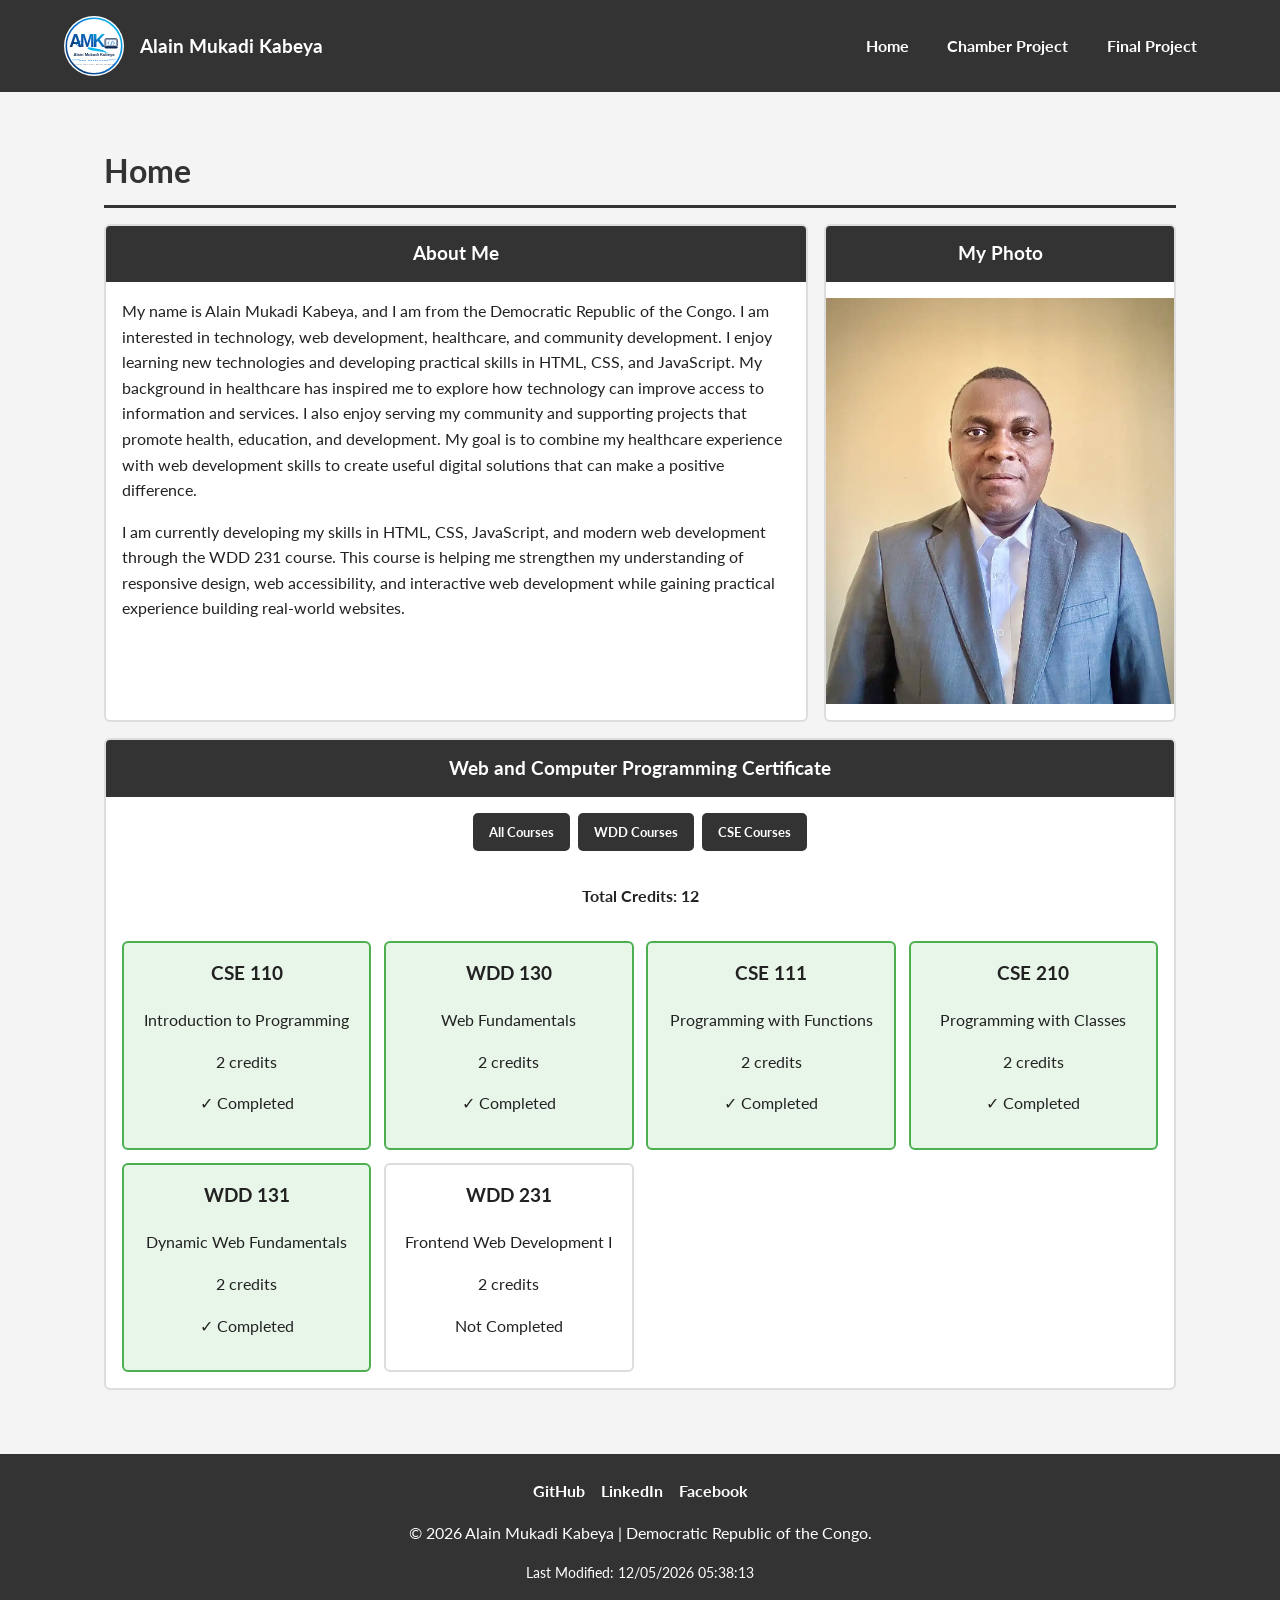
<file: index.html>
<!DOCTYPE html>
<html lang="en">

<head>
    <meta charset="UTF-8">
    <meta name="viewport" content="width=device-width, initial-scale=1.0">
    <title>Alain Mukadi Kabeya | WDD 231 Course Home Page</title>
    <meta name="description" content="Course home page for WDD 231 Web Frontend Development created by Alain Mukadi Kabeya from the Democratic Republic of the Congo.">
    <meta name="author" content="Alain Mukadi Kabeya">
    <!-- Open Graph Meta Tags -->
    <meta property="og:title" content="Alain Mukadi Kabeya | WDD 231 Course Home Page">
    <meta property="og:description" content="Course home page for WDD 231 Web Frontend Development created by Alain Mukadi Kabeya from the Democratic Republic of the Congo.">
    <meta property="og:image" content="https://drmukadik-debug.github.io/wdd231/images/social-preview.svg">
    <meta property="og:url" content="https://drmukadik-debug.github.io/wdd231/">
    <link rel="icon" href="images/logo.svg">
    <link rel="stylesheet" href="styles/small.css">
    <link rel="stylesheet" href="styles/large.css">

    <link rel="preconnect" href="https://fonts.googleapis.com">
    <link rel="preconnect" href="https://fonts.gstatic.com" crossorigin>
    <link href="https://fonts.googleapis.com/css2?family=Lato:wght@400;700&family=Merriweather:wght@700&display=swap" rel="stylesheet">

    <script src="scripts/data.js" defer></script>
    <script src="scripts/course.js" defer></script>
    <script src="scripts/navigation.js" defer></script>
    <script src="scripts/footer.js" defer></script>

</head>

<body>

    <header>
        <div class="profile">
            <img src="images/logo.svg" alt="Alain Mukadi Kabeya's site logo" class="logo">
            <span>Alain Mukadi Kabeya</span>
        </div>

        <button id="menu" type="button" aria-label="Open navigation menu" aria-expanded="false">&#9776;
        </button>

        <nav id="navigation">
            <a href="index.html" class="active">Home</a>
            <a href="chamber-project.html">Chamber Project</a>
            <a href="final-project.html">Final Project</a>
        </nav>
    </header>

    <main>
        <h1>Home</h1>

        <div class="content-grid">
            <section class="about">
                <h2>About Me</h2>
                <p>My name is Alain Mukadi Kabeya, and I am from the Democratic Republic of the Congo.
                    I am interested in technology, web development, healthcare, and community development.
                    I enjoy learning new technologies and developing practical skills in HTML, CSS, and JavaScript.
                    My background in healthcare has inspired me to explore how technology can improve access to
                    information and services.
                    I also enjoy serving my community and supporting projects that promote health, education, and
                    development.
                    My goal is to combine my healthcare experience with web development skills to create useful digital
                    solutions that can make a positive difference.
                </p>

                <p>I am currently developing my skills in HTML, CSS, JavaScript, and modern web development through the
                    WDD 231 course.
                    This course is helping me strengthen my understanding of responsive design, web accessibility,
                    and interactive web development while gaining practical experience building real-world websites.
                </p>
            </section>

            <section class="photo">
                <h2>My Photo</h2>
                <img src="images/alain-profile.webp" alt="Alain Mukadi Kabeya" loading="lazy" width="400" height="400">
            </section>

            <section class="certificate">
                <h2>Web and Computer Programming Certificate</h2>

                <div class="course-buttons">
                    <button id="all-courses" type="button">All Courses</button>
                    <button id="wdd-courses" type="button">WDD Courses</button>
                    <button id="cse-courses" type="button">CSE Courses</button>
                </div>

                <p class="credits">
                    Total Credits: <span id="total-credits">0</span>
                </p>

                <div id="courses-container" class="course-grid">

                </div>
                <!-- Courses will be dynamically added here -->
            </section>

        </div>

        <dialog id="course-details"></dialog>
    </main>

    <footer>
        <div class="footer-links">
            <a href="https://github.com/drmukadik-debug/wdd231" target="_blank" rel="noopener noreferrer">GitHub</a>
            <a href="https://www.linkedin.com/in/drmukadik16239" target="_blank" rel="noopener noreferrer">LinkedIn</a>
            <a href="https://web.facebook.com/alain.kabeya.750" target="_blank" rel="noopener noreferrer">Facebook</a>
        </div>
        <p>
            &copy;
            <span id="current-year"></span>
            Alain Mukadi Kabeya |
            Democratic Republic of the Congo.
        </p>

        <p id="lastModified"></p>
    </footer>
</body>

</html>
</file>
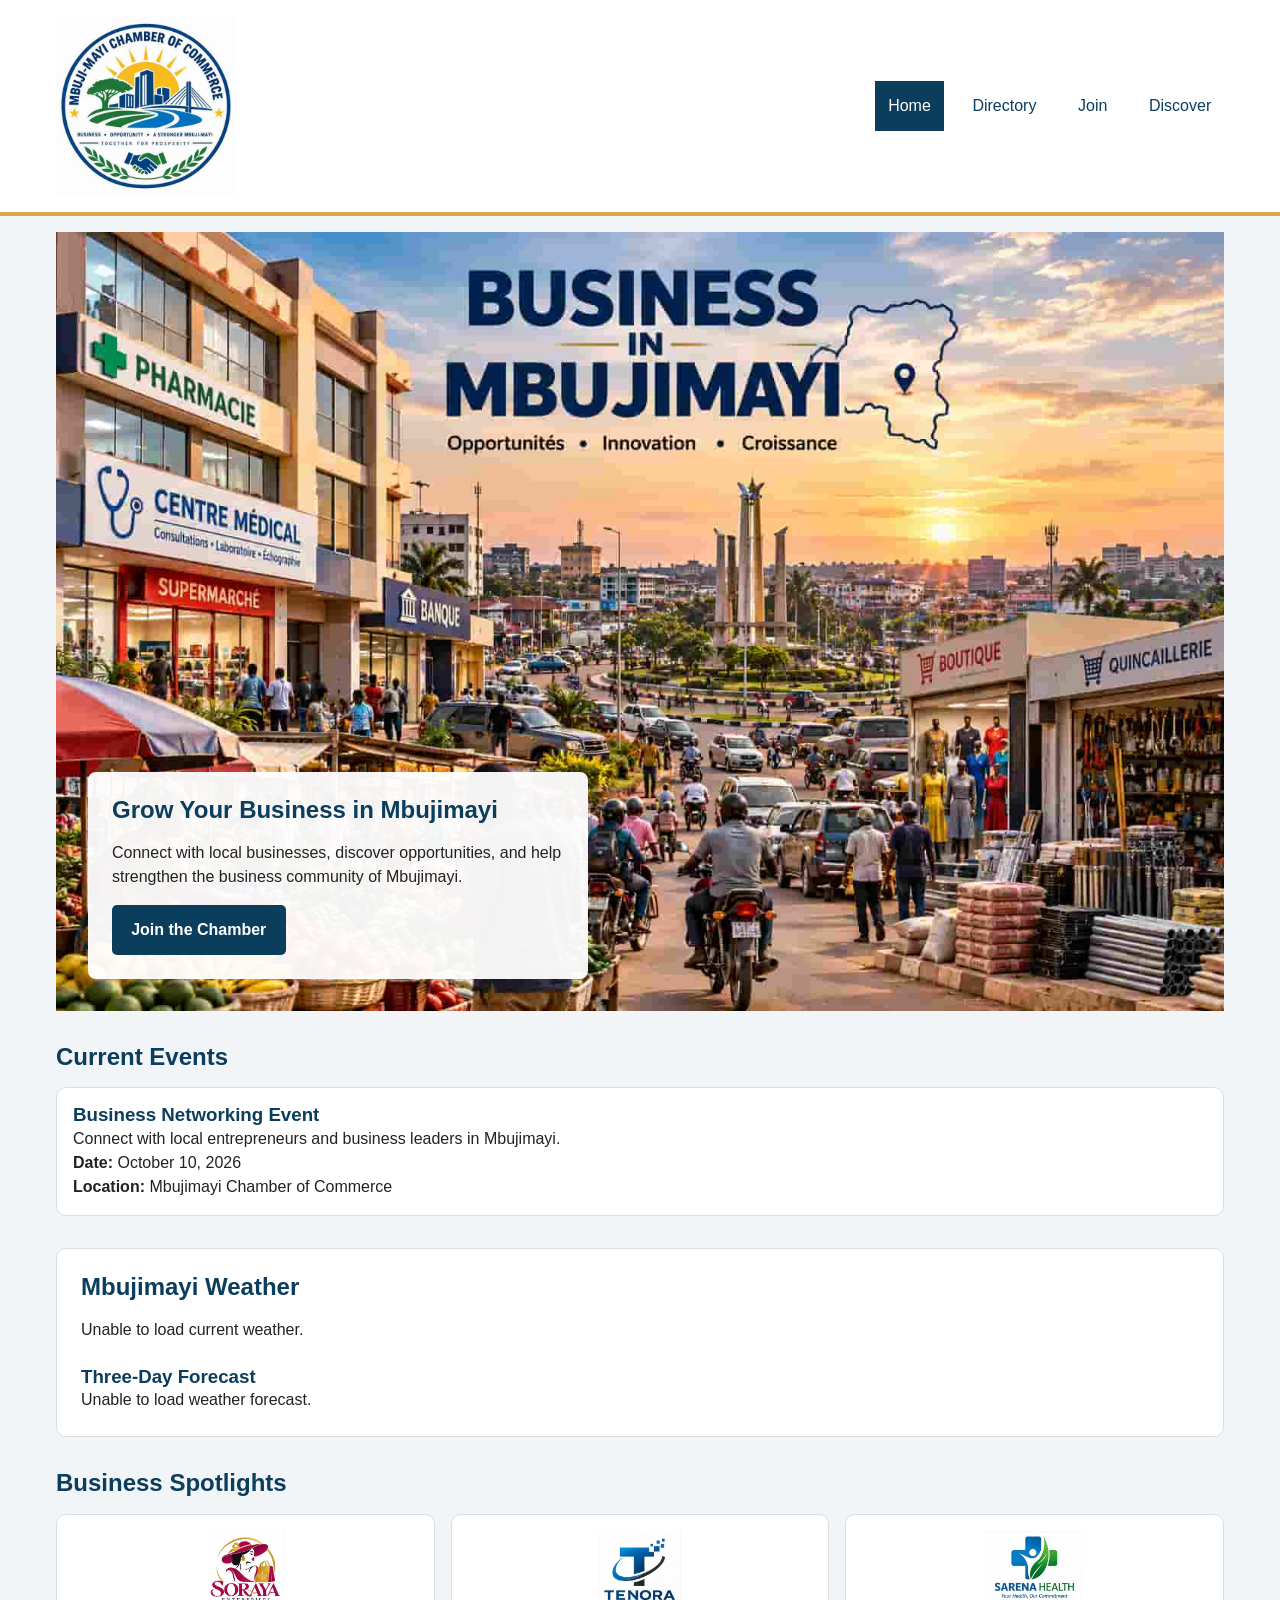
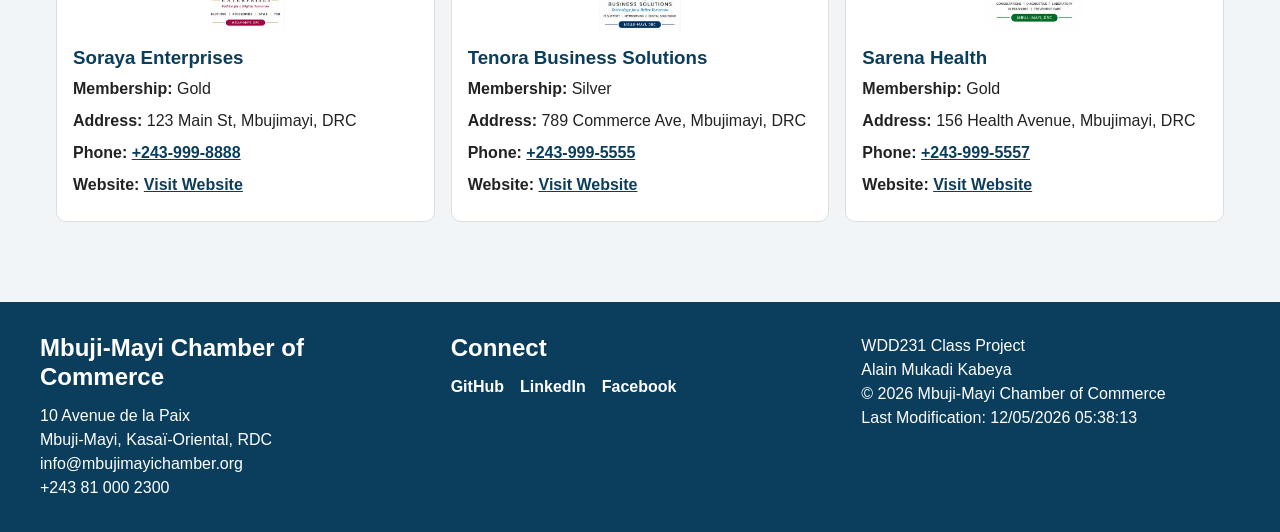
<file: chamber/index.html>
<!DOCTYPE html>
<html lang="en">

<head>
    <meta charset="UTF-8">
    <meta name="viewport" content="width=device-width, initial-scale=1.0">

    <title>Mbujimayi Chamber of Commerce | Home</title>
    <meta name="description" content="Welcome to the Mbujimayi Chamber of Commerce. Discover local business, upcoming events, and opportunities to connect with the business community">
    <meta name="author" content="Alain Mukadi Kabeya">
    <meta property="og:title" content="Mbujimayi Chamber of Commerce | Home">
    <meta property="og:description" content="Connect with businesses and opportunities in the Mbujimayi business community.">
    <meta property="og:image" content="https://drmukadik-debug.github.io/wdd231/chamber/images/social-preview.svg">
    <meta property="og:url" content="https://drmukadik-debug.github.io/wdd231/chamber/index.html">
    <meta property="og:type" content="website">
    <link rel="icon" href="images/logo-mcc.svg" type="image/svg+xml">

    <link rel="preconnect" href="https://fonts.googleapis.com">
    <link rel="preconnect" href="https://fonts.gstatic.com" crossorigin>
    <link href="https://fonts.googleapis.com/css2?family=Lato:wght@400;700&family=Merriweather:wght@700&display=swap"
        rel="stylesheet">

    <link rel="stylesheet" href="styles/normalize.css">
    <link rel="stylesheet" href="styles/small.css">
    <link rel="stylesheet" href="styles/large.css">
    <script src="scripts/home.js" defer></script>
</head>

<body>
    <header class="site-header">
        <div class="header-content">
            <a href="index.html" aria-label="Mbujimayi Chamber of Commerce Home">
                <img class="logo" src="images/logo-mcc.svg" alt="Mbujimayi Chamber of Commerce Logo">
            </a>

            <button id="menu-button" type="button" aria-label="Open navigation menu" aria-expanded="false"
                aria-controls="primary-nav">&#9776;

            </button>

            <nav id="primary-nav" class="primary-navigation" aria-label="Primary Navigation">
                <ul>
                    <li><a href="index.html" class="active" aria-current="page">Home</a></li>
                    <li><a href="directory.html">Directory</a></li>
                    <li><a href="join.html">Join</a></li>
                    <li><a href="discover.html">Discover</a></li>
                </ul>
            </nav>
        </div>
    </header>

    <main id="main-content">
        <section class="hero">
            <img src="images/mbujimayi-business.jpg" alt="Business community in Mbujimayi" class="hero-image">
            
            <div class="hero-content">
                <h1>Grow Your Business in Mbujimayi</h1>

                <p>
                    Connect with local businesses, discover opportunities, and help strengthen the business community of Mbujimayi.
                </p>

                <a href="join.html" class="hero-button">
                    Join the Chamber
                </a>
            </div>
        </section>
        <section class="home-section events-section">
            <h2>Current Events</h2>

            <article class="event-card">
                <h3>Business Networking Event</h3>
                <p>
                    Connect with local entrepreneurs and business leaders in Mbujimayi.
                </p>
                <p>
                    <strong>Date:</strong> October 10, 2026
                </p>

                <p>
                    <strong>Location:</strong> Mbujimayi Chamber of Commerce
                </p>
            </article>
        </section>

        <section class="home-section weather-section">
            <h2>Mbujimayi Weather</h2>

            <div id="current-weather">
                <p>Loading current weather...</p>
            </div>

            <h3>Three-Day Forecast</h3>

            <div id="forecast">
                <p>Loading forecast...</p>
            </div>
        </section>

        <section class="home-section">
            <h2>Business Spotlights</h2>
            <div id="spotlights" class="spotlights">
                <p>Loading business spotlights...</p>
            </div>
        </section>
    </main>
    <footer class="site-footer">
        <div class="footer-inner">
            <section>
                <h2>Mbuji-Mayi Chamber of Commerce</h2>
                <p>10 Avenue de la Paix</p>
                <p>Mbuji-Mayi, Kasaï-Oriental, RDC</p>
                <p>info@mbujimayichamber.org</p>
                <p>+243 81 000 2300</p>
            </section>
            <section>
                <h2>Connect</h2>

                <div class="social-links">
                    <a href="https://github.com/drmukadik-debug/wdd231" target="_blank"
                        rel="noopener noreferrer">GitHub</a>
                    <a href="https://www.linkedin.com/in/drmukadik16239" target="_blank"
                        rel="noopener noreferrer">LinkedIn</a>
                    <a href="https://web.facebook.com/alain.kabeya.750" target="_blank"
                        rel="noopener noreferrer">Facebook</a>
                </div>

            </section>
            <section>
                <p>WDD231 Class Project</p>
                <p>Alain Mukadi Kabeya</p>


                <p>
                    &copy; <span id="currentyear"></span> Mbuji-Mayi Chamber of Commerce
                </p>
                <p>
                    Last Modification: <span id="lastModified"></span>
                </p>
            </section>
        </div>
    </footer>
</body>

</html>
</file>
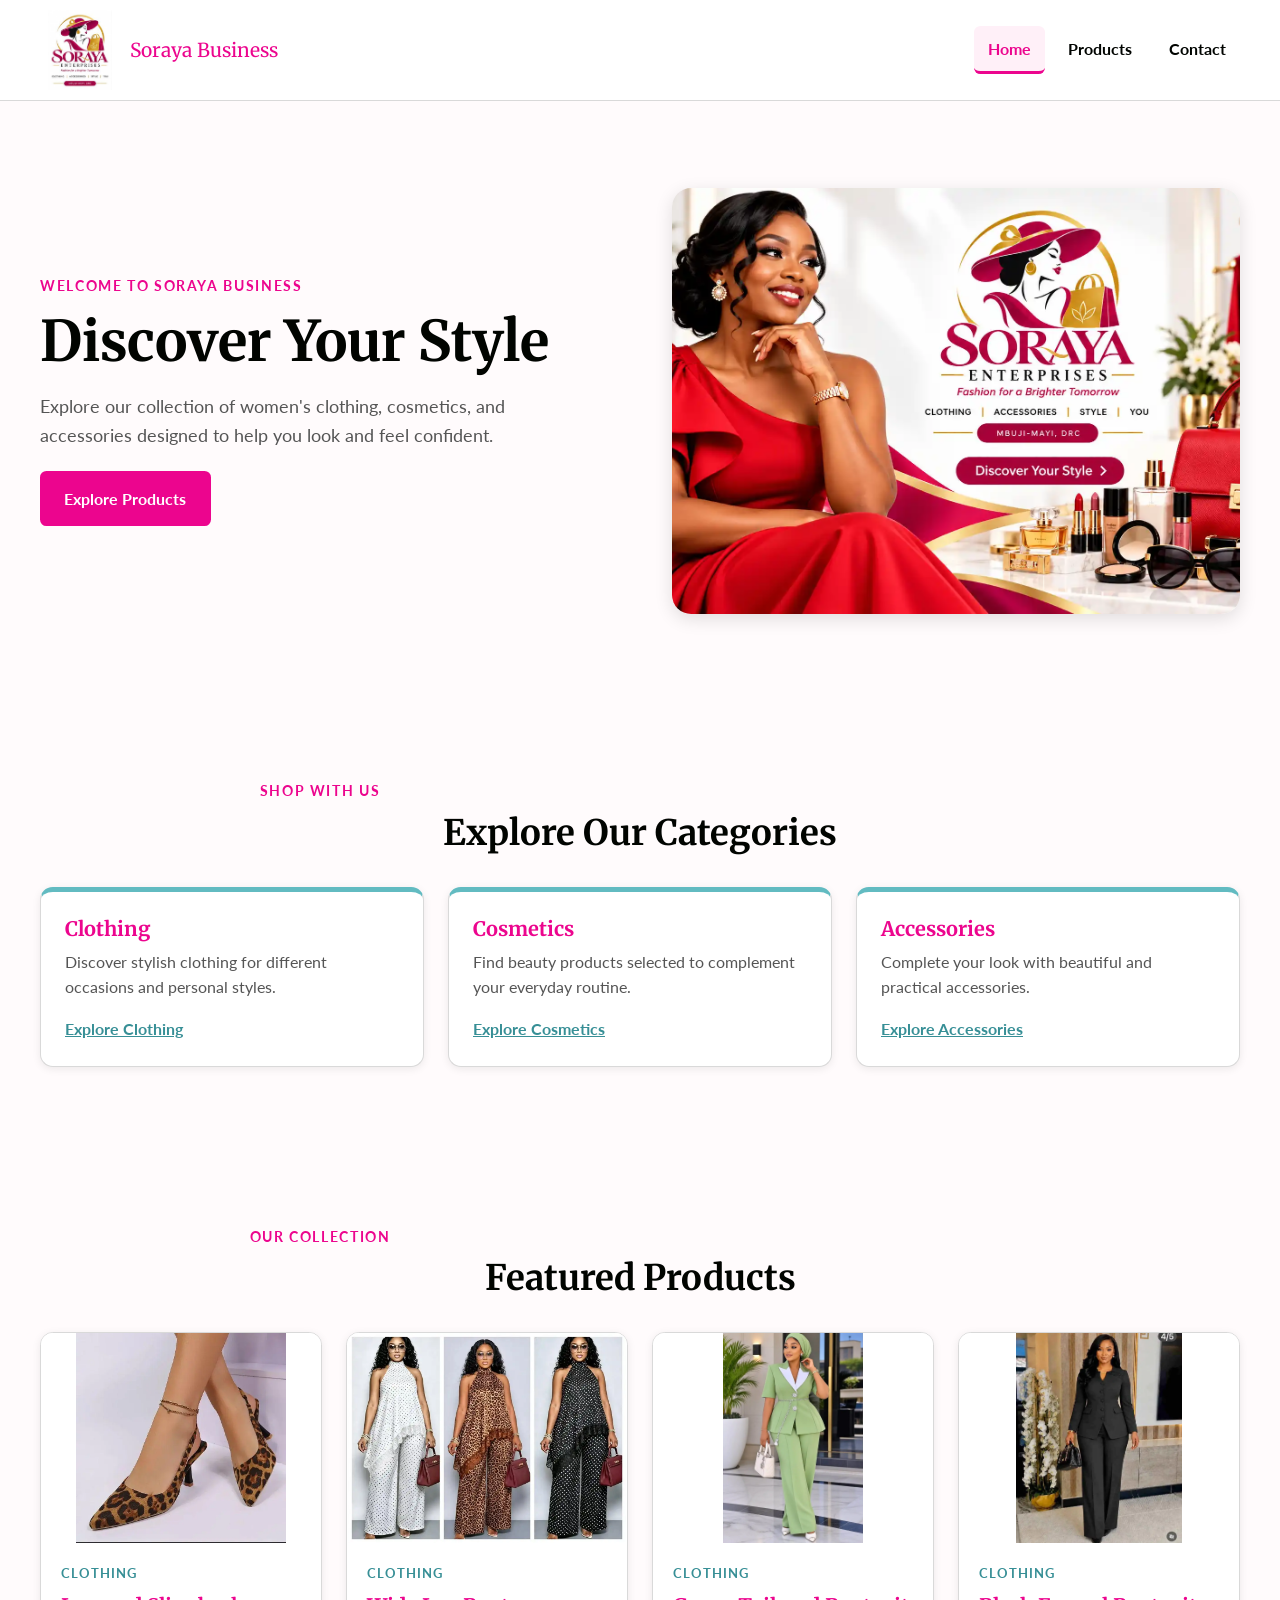
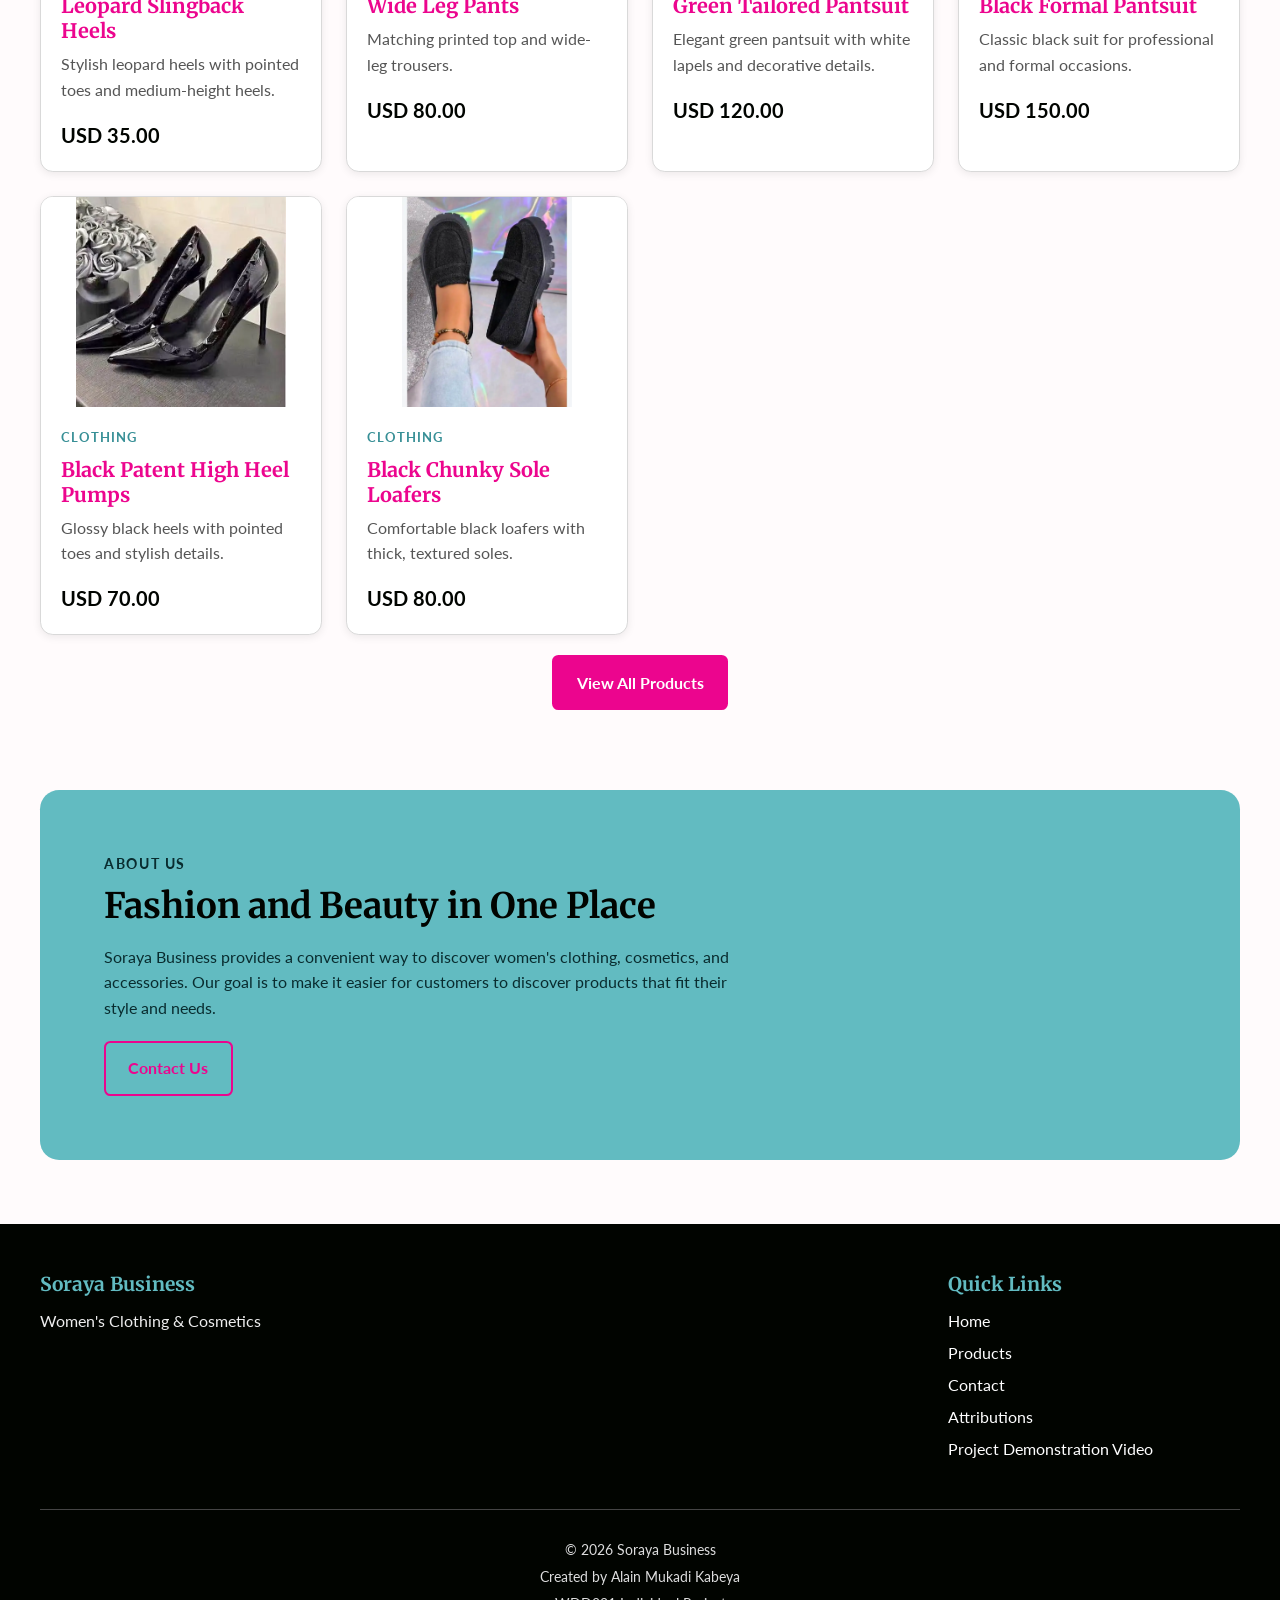
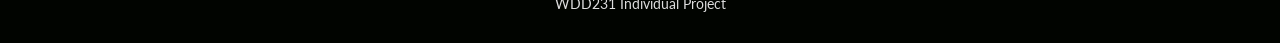
<file: final-project/index.html>
<!DOCTYPE html>
<html lang="en">
<head>
    <meta charset="UTF-8">
    <meta name="viewport" content="width=device-width, initial-scale=1.0">

    <title>Soraya Business | Women's Clothing & Cosmetics</title>
    <meta name="description" content="Discover women's clothing, cosmetics, and accessories at Soraya Business. Browse our collection and find products that match your styles.">
    <meta name="author" content="Alain Mukadi Kabeya">
    <meta property="og:title" content="Soraya Business | Women's Clothing & Cosmetics">
    <meta property="og:description" 
        content="Explore women's clothing, cosmetics, and accessories at Soraya Business. Browse products, compare prices, and discover your style.">
    <meta property="og:image" 
        content="https://drmukadik-debug.github.io/wdd231/final-project/images/soraya-social.svg">
    <meta property="og:url"
      content="https://drmukadik-debug.github.io/wdd231/final-project/">
    <meta property="og:type" content="website">
    <link rel="icon" href="images/soraya-logo.svg" type="image/svg+xml">

    <link rel="preconnect" href="https://fonts.googleapis.com">
    <link rel="preconnect" href="https://fonts.gstatic.com" crossorigin>

    <link href="https://fonts.googleapis.com/css2?family=Lato:wght@400;700&family=Merriweather:wght@700&display=swap"
        rel="stylesheet">

    <link rel="stylesheet" href="styles/style.css">
    <link rel="stylesheet" href="styles/large.css">
    <script type="module" src="scripts/main.js"></script>
    <script type="module" src="scripts/home.js"></script>
</head>

<body>
    <header class="site-header">
        <div class="header-container">
            <a href="index.html"  class="logo-link" aria-label="Soraya Business home">
                <img src="images/soraya-logo.svg" alt="Soraya Business logo" width="120" height="120">
                <span>Soraya Business</span>
            </a>

            <button
                class="menu-button"
                id="menu-button"
                type="button"
                aria-label="Open navigation menu"
                aria-expanded="false"
                aria-controls="primary-navigation">
                <span aria-hidden="true">☰</span>
            </button>
            
            <nav id="primary-navigation" class="primary-navigation" aria-label="Primary Navigation">
                <ul>
                    <li><a href="index.html" class="active" aria-current="page">Home</a></li>
                    <li><a href="products.html">Products</a></li>
                    <li><a href="contact.html">Contact</a></li>
                </ul>
            </nav>
        </div>
    </header>

    <main>

        <section class="hero">
            <div class="hero-content">
                <p class="hero-label">WELCOME TO SORAYA BUSINESS</p>
                <h1>
                    Discover Your Style
                </h1>
                <p>
                    Explore our collection of women's clothing,
                    cosmetics, and accessories designed to help
                    you look and feel confident.
                </p>
                <a href="products.html" class="button">
                    Explore Products
                </a>
            </div>
            <div class="hero-image">
                <img
                    src="images/hero.webp"
                    alt="Women's fashion and beauty products"
                    width="800"
                    height="600"
                    fetchpriority="high">
            </div>
        </section>

        <section class="categories">
            <div class="section-heading">
                <p>SHOP WITH US</p>
                <h2>Explore Our Categories</h2>
            </div>

            <div class="category-grid">
                <article class="category-card">
                    <h3>Clothing</h3>
                    <p>
                        Discover stylish clothing for different
                        occasions and personal styles.
                    </p>
                    <a href="products.html?category=Clothing">
                        Explore Clothing
                    </a>
                </article>

                <article class="category-card">
                    <h3>Cosmetics</h3>
                    <p>
                        Find beauty products selected to complement
                        your everyday routine.
                    </p>
                    <a href="products.html?category=Cosmetics">
                        Explore Cosmetics
                    </a>
                </article>

                <article class="category-card">
                    <h3>Accessories</h3>
                    <p>
                        Complete your look with beautiful and
                        practical accessories.
                    </p>
                    <a href="products.html?category=Accessories">
                        Explore Accessories
                    </a>
                </article>

            </div>
        </section>

        <section class="featured-products">
            <div class="section-heading">
                <p>OUR COLLECTION</p>
                <h2>Featured Products</h2>
            </div>
            <div id="featured-products" class="product-grid" aria-busy="true">
                <p class="loading">Loading featured products...</p>
            </div>
            <div class="section-action">
                <a href="products.html" class="button">
                    View All Products
                </a>
            </div>

        </section>

        <section class="about-preview">

            <div>
                <p class="section-label">ABOUT US</p>

                <h2>Fashion and Beauty in One Place</h2>

                <p>
                    Soraya Business provides a convenient way to
                    discover women's clothing, cosmetics, and
                    accessories. Our goal is to make it easier for
                    customers to discover products that fit their
                    style and needs.
                </p>

                <a href="contact.html" class="button secondary-button">
                    Contact Us
                </a>
            </div>

        </section>

    </main>

    <footer class="site-footer">

        <div class="footer-container">

            <div>
                <h2>Soraya Business</h2>
                <p>Women's Clothing & Cosmetics</p>
            </div>

            <div>
                <h2>Quick Links</h2>
                <ul>
                    <li><a href="index.html">Home</a></li>
                    <li><a href="products.html">Products</a></li>
                    <li><a href="contact.html">Contact</a></li>
                    <li><a href="attributions.html">Attributions</a></li>
                    <a href="https://youtu.be/aqxdQVjauug"
                       target="_blank"
                       rel="noopener noreferrer">
                       Project Demonstration Video
                    </a>
                </ul>
            </div>

        </div>

        <div class="footer-bottom">
            <p>
                &copy; <span id="current-year"></span>
                Soraya Business
            </p>

            <p>
                Created by Alain Mukadi Kabeya
            </p>

            <p>
                WDD231 Individual Project
            </p>
        </div>

    </footer>

</body>
</html>
</file>
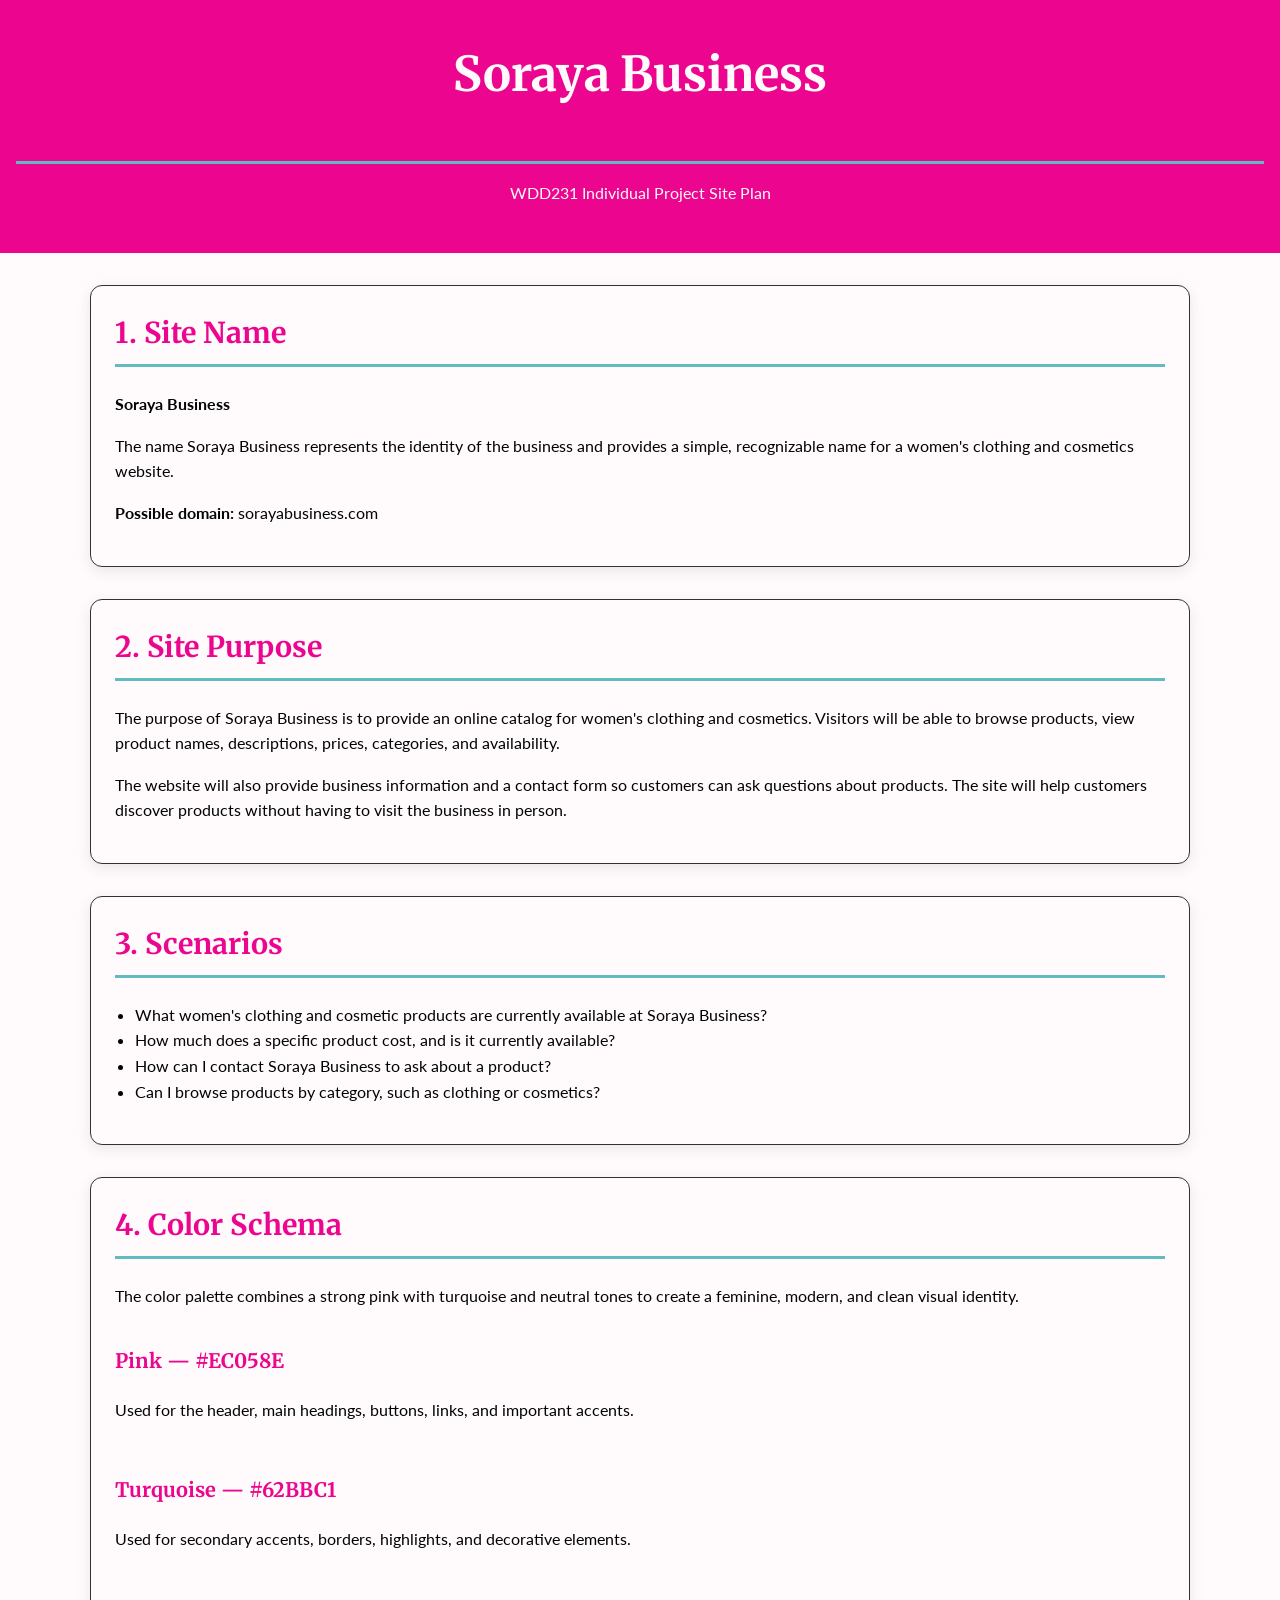
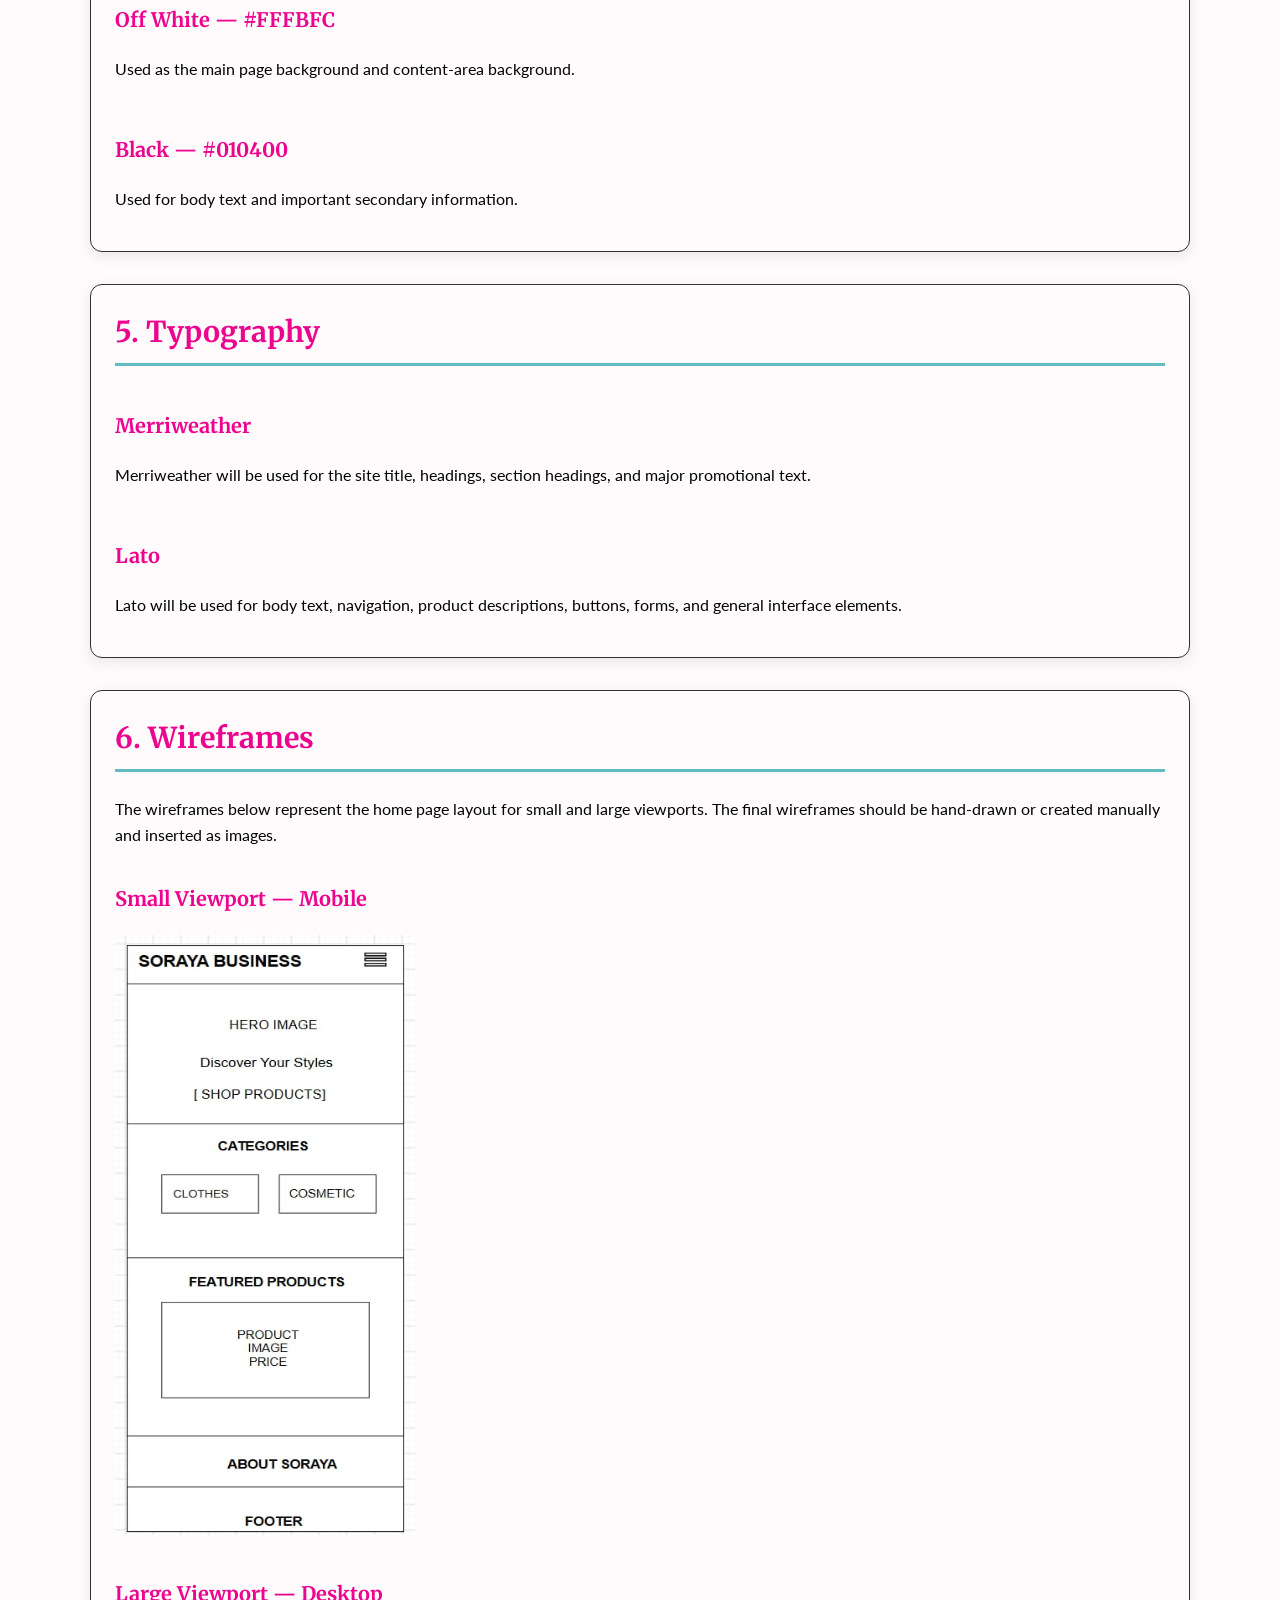
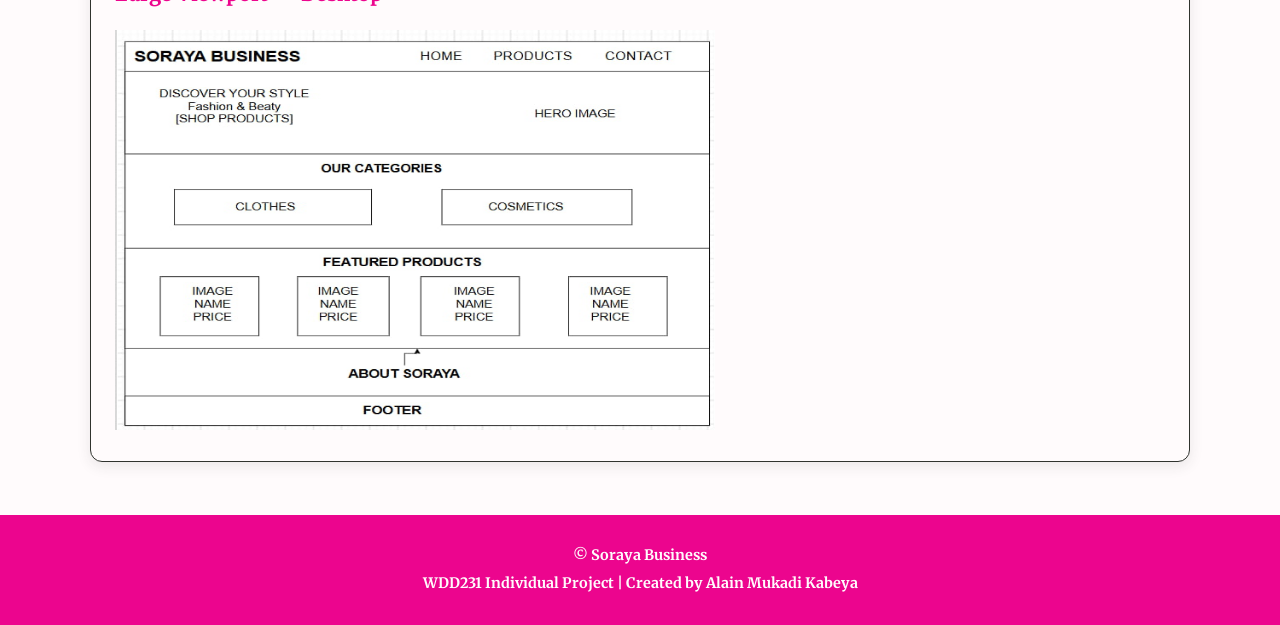
<file: site-plan/index.html>
<!DOCTYPE html>
<html lang="en">
<head>
    <meta charset="UTF-8">
    <meta name="viewport" content="width=device-width, initial-scale=1.0">
    <meta name="description" content="WDD231 individual project site plan for Soraya Business, a women's clothing and cosmetics business.">
    <meta name="author" content="Alain Mukadi Kabeya">
    <meta property="og:title" content="Soraya Business | WDD231 Site Plan">
    <meta property="og:description" content="Site plan for Soraya Business, a women's clothing and cosmetics business.">
    <meta property="og:type" content="website">
    <title>Soraya Business | WDD231 Site Plan</title>
    <link rel="stylesheet" href="site-plan.css">
</head>

<body>
    <header>
        <h1>Soraya Business</h1>
        <h2>Women's Clothing and Cosmetics</h2>
        <p>WDD231 Individual Project Site Plan</p>
    </header>

    <main>
        <section>
            <h2>1. Site Name</h2>
            <p><strong>Soraya Business</strong></p>
            <p>
                The name Soraya Business represents the identity of the business and provides
                a simple, recognizable name for a women's clothing and cosmetics website.
            </p>
            <p><strong>Possible domain:</strong> sorayabusiness.com</p>
        </section>

        <section>
            <h2>2. Site Purpose</h2>
            <p>
                The purpose of Soraya Business is to provide an online catalog for women's
                clothing and cosmetics. Visitors will be able to browse products, view
                product names, descriptions, prices, categories, and availability.
            </p>
            <p>
                The website will also provide business information and a contact form so
                customers can ask questions about products. The site will help customers
                discover products without having to visit the business in person.
            </p>
        </section>

        <section>
            <h2>3. Scenarios</h2>
            <ul>
                <li>What women's clothing and cosmetic products are currently available at Soraya Business?</li>
                <li>How much does a specific product cost, and is it currently available?</li>
                <li>How can I contact Soraya Business to ask about a product?</li>
                <li>Can I browse products by category, such as clothing or cosmetics?</li>
            </ul>
        </section>

        <section>
            <h2>4. Color Schema</h2>
            <p>
                The color palette combines a strong pink with turquoise and neutral tones
                to create a feminine, modern, and clean visual identity.
            </p>

            <div class="color-grid">
                <div class="color-card">
                    <div class="swatch swatch-pink"></div>
                    <h3>Pink — #EC058E</h3>
                    <p>Used for the header, main headings, buttons, links, and important accents.</p>
                </div>

                <div class="color-card">
                    <div class="swatch swatch-blue"></div>
                    <h3>Turquoise — #62BBC1</h3>
                    <p>Used for secondary accents, borders, highlights, and decorative elements.</p>
                </div>

                <div class="color-card">
                    <div class="swatch swatch-background"></div>
                    <h3>Off White — #FFFBFC</h3>
                    <p>Used as the main page background and content-area background.</p>
                </div>

                <div class="color-card">
                    <div class="swatch swatch-black"></div>
                    <h3>Black — #010400</h3>
                    <p>Used for body text and important secondary information.</p>
                </div>
            </div>
        </section>

        <section>
            <h2>5. Typography</h2>

            <div class="typography-grid">
                <div class="type-card">
                    <h3 class="merriweather">Merriweather</h3>
                    <p class="merriweather">
                        Merriweather will be used for the site title, headings, section headings,
                        and major promotional text.
                    </p>
                </div>

                <div class="type-card">
                    <h3 class="lato">Lato</h3>
                    <p class="lato">
                        Lato will be used for body text, navigation, product descriptions,
                        buttons, forms, and general interface elements.
                    </p>
                </div>
            </div>
        </section>

        <section>
            <h2>6. Wireframes</h2>
            <p>
                The wireframes below represent the home page layout for small and large
                viewports. The final wireframes should be hand-drawn or created manually
                and inserted as images.
            </p>

            <div class="wireframe-grid">
                <div class="wireframe-box">
                    <h3>Small Viewport — Mobile</h3>
                    <img class="wireframe" src="images/wireframe-phone.jpg" alt="Soraya Business Mobile wireframe" width="300" height="600">
                </div>

                <div class="wireframe-box">
                    <h3>Large Viewport — Desktop</h3>
                    <img class="wireframe" src="images/wireframe-desktop.jpg" alt="Soraya Business Desktop wireframe" width="600" height="400">
                     
                </div>
            </div>
        </section>
    </main>

    <footer class="site-footer">
        
        <div class="footer-bottom">
            <p>
                &copy; <span id="currentyear"></span> Soraya Business
            </p>
            <p> 
                WDD231 Individual Project | Created by Alain Mukadi Kabeya
            </p>
            <p id="lastModified"></p>
        </div>
    
    </footer>
</body>
</html>
</file>
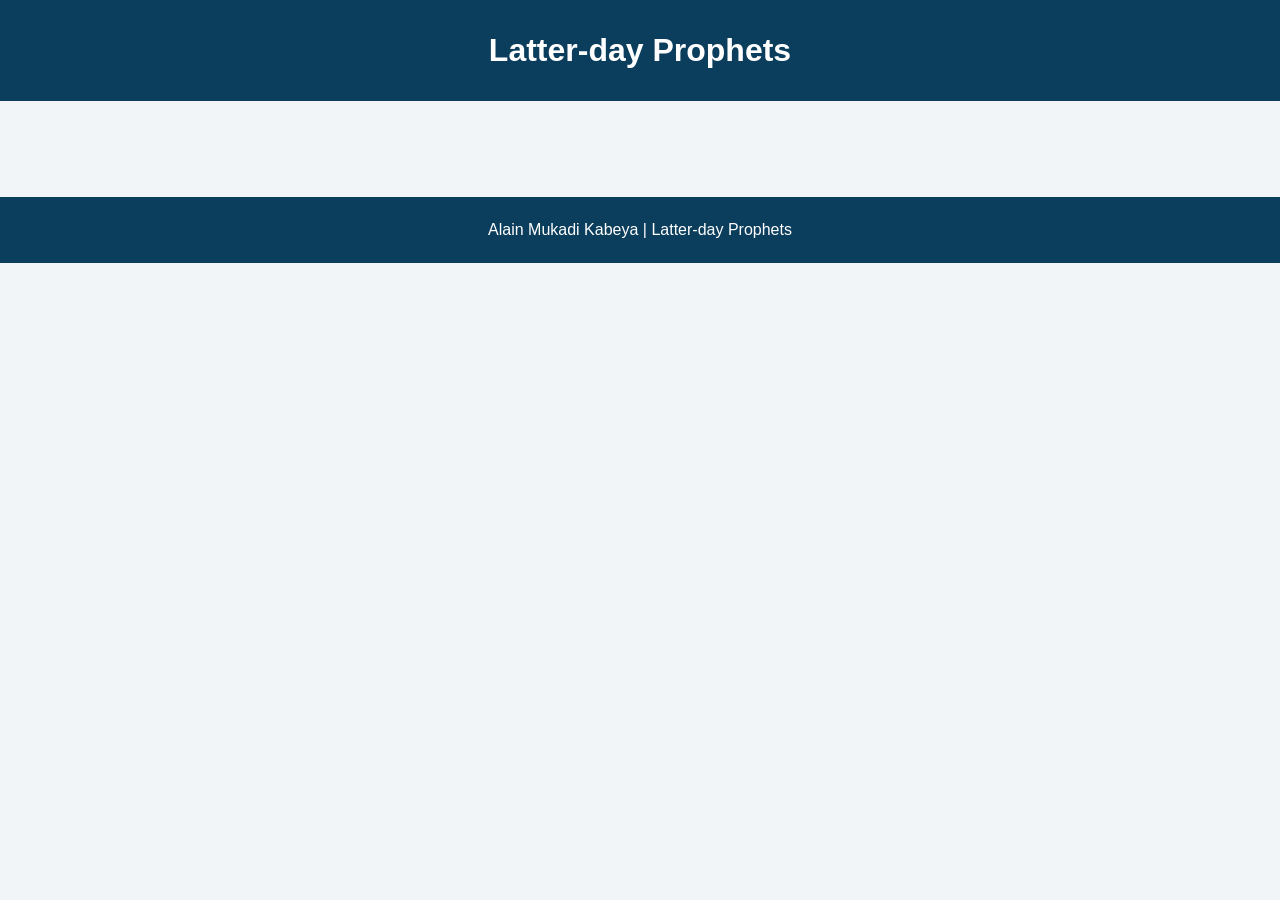
<file: prophet.html>
<!DOCTYPE html>
<html lang="en">

<head>
    <meta charset="UTF-8">
    <meta name="viewport" content="width=device-width, initial-scale=1.0">

    <title>Latter-day Prophets | WDD 231</title>

    <meta name="description"
        content="A collection of Latter-day Prophets displayed dynamically using JavaScript and JSON data.">

    <meta name="author" content="Alain Mukadi Kabeya">

    <link rel="stylesheet" href="styles/prophets.css">

    <script src="scripts/prophets.js" defer></script>
</head>

<body>

    <header>
        <h1>Latter-day Prophets</h1>
    </header>

    <main>
        <div id="cards"></div>
    </main>

    <footer>
        Alain Mukadi Kabeya | Latter-day Prophets
    </footer>

</body>

</html>
</file>
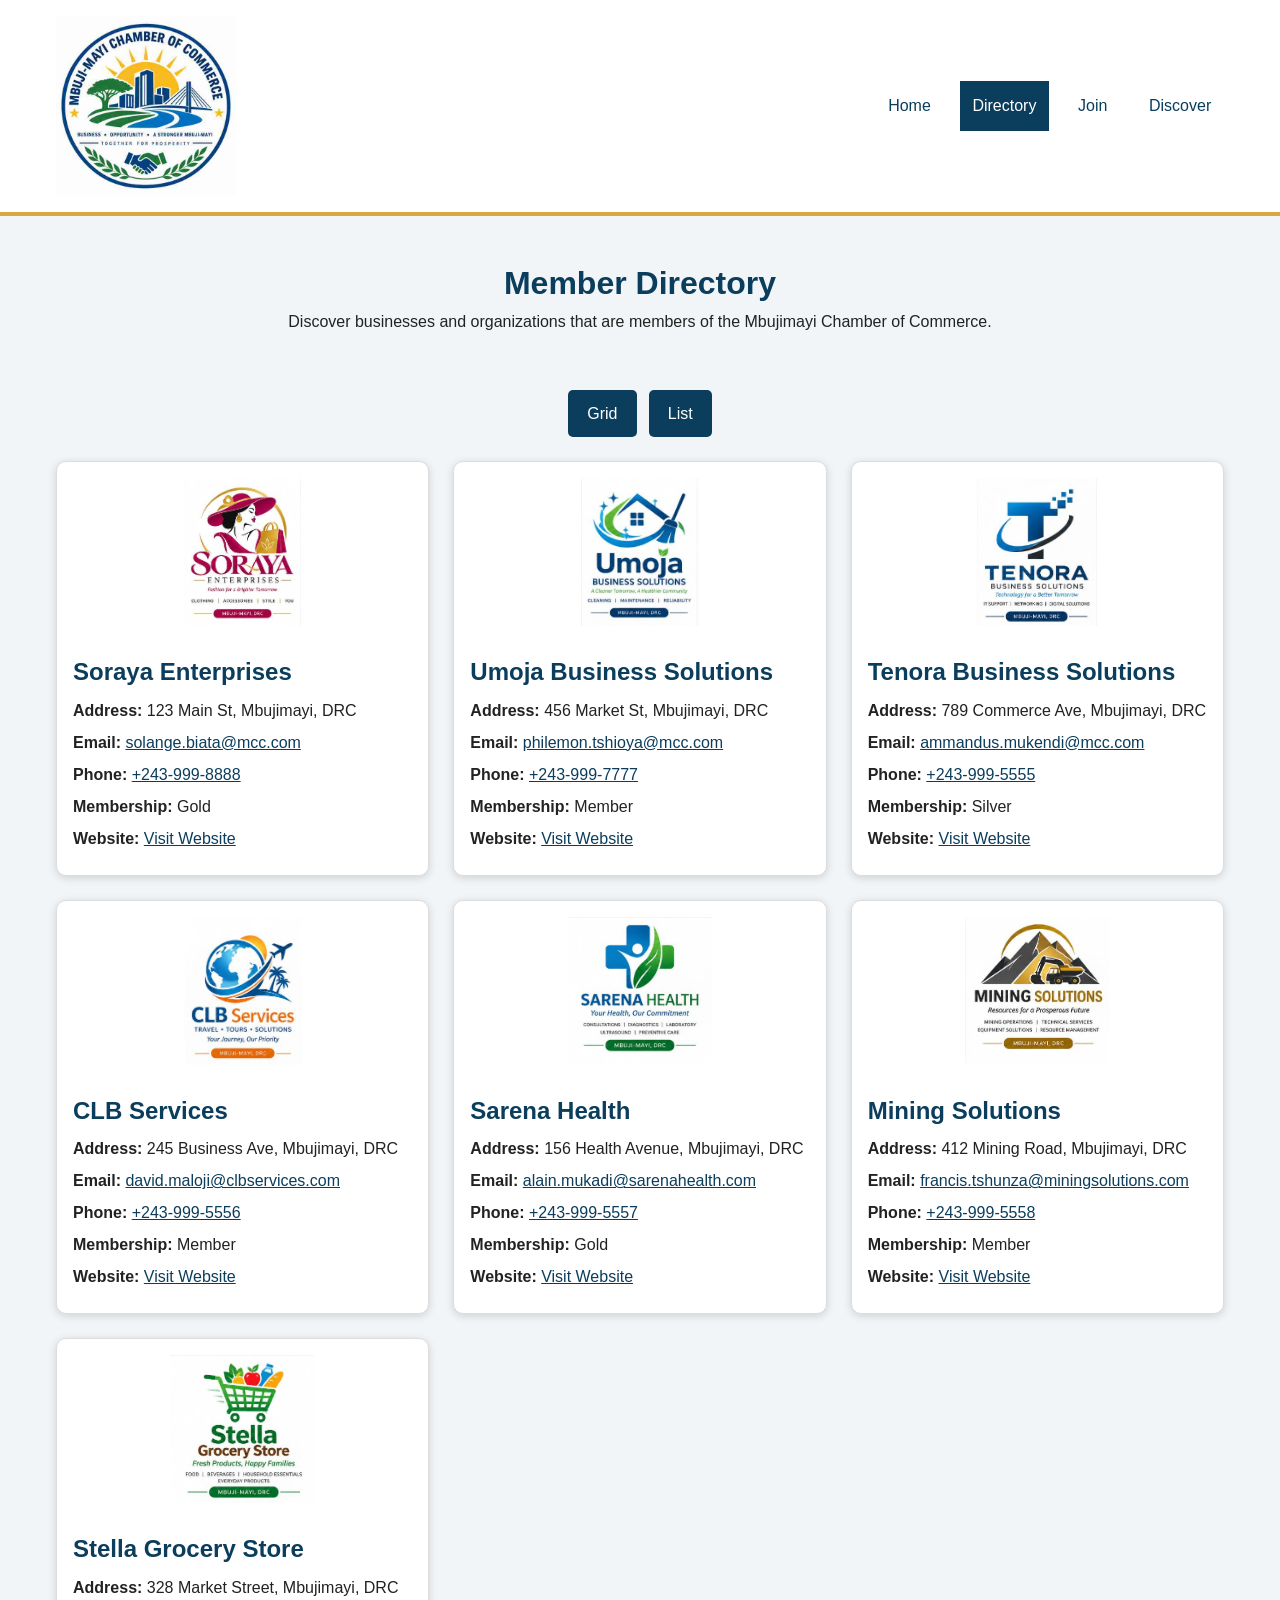
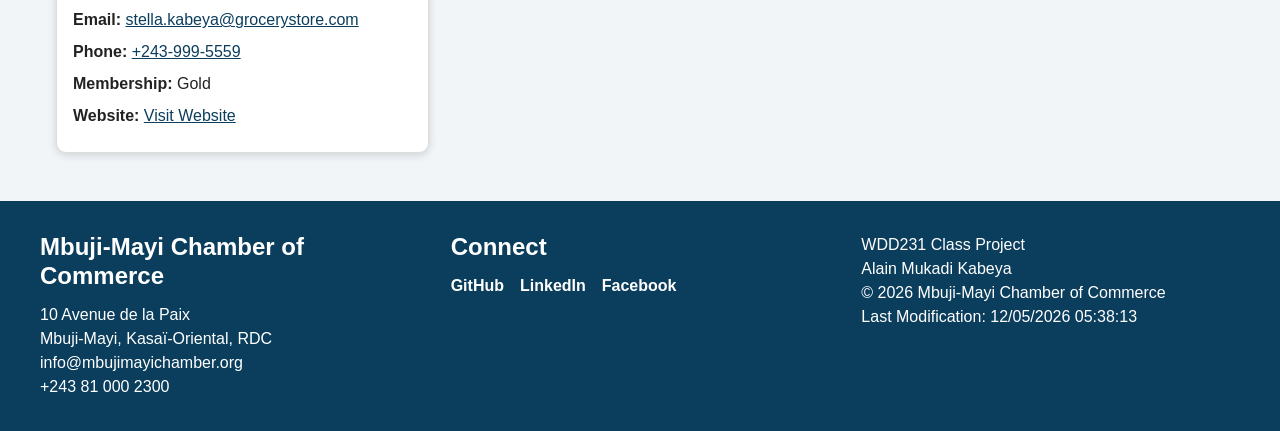
<file: chamber/directory.html>
<!DOCTYPE html>
<html lang="en">

<head>
    <meta charset="UTF-8">
    <meta name="viewport" content="width=device-width, initial-scale=1.0">

    <title>Mbujimayi Chamber of Commerce | Directory</title>
    <meta name="description"
        content="Explore the member directory of the Mbujimayi Chamber of Commerce and discover local businesses and organizations.">
    <meta name="author" content="Alain Mukadi Kabeya">
    <meta property="og:title" content="Mbujimayi Chamber of Commerce | Directory">
    <meta property="og:description"
        content="Explore local businesses and organizations that are members of the Mbujimayi Chamber of Commerce.">
    <meta property="og:image" content="https://drmukadik-debug.github.io/wdd231/chamber/images/social-preview.svg">
    <meta property="og:url" content="https://drmukadik-debug.github.io/wdd231/chamber/directory.html">
    <meta property="og:type" content="website">
    <link rel="icon" href="images/logo-mcc.svg" type="image/svg+xml">

    <link rel="preconnect" href="https://fonts.googleapis.com">
    <link rel="preconnect" href="https://fonts.gstatic.com" crossorigin>
    <link href="https://fonts.googleapis.com/css2?family=Lato:wght@400;700&family=Merriweather:wght@700&display=swap"
        rel="stylesheet">

    <link rel="stylesheet" href="styles/normalize.css">
    <link rel="stylesheet" href="styles/small.css">
    <link rel="stylesheet" href="styles/large.css">
    <script src="scripts/directory.js" defer></script>
</head>

<body>
    <header class="site-header">
        <div class="header-content">
            <a href="index.html" aria-label="Mbujimayi Chamber of Commerce Home">
                <img class="logo" src="images/logo-mcc.svg" alt="Mbujimayi Chamber of Commerce Logo">
            </a>

            <button id="menu-button" type="button" aria-label="Open navigation menu" aria-expanded="false"
                aria-controls="primary-nav">&#9776;

            </button>

            <nav id="primary-nav" class="primary-navigation" aria-label="Primary Navigation">
                <ul>
                    <li><a href="index.html">Home</a></li>
                    <li><a href="directory.html" class="active" aria-current="page">Directory</a></li>
                    <li><a href="join.html">Join</a></li>
                    <li><a href="discover.html">Discover</a></li>
                </ul>
            </nav>
        </div>
    </header>

    <main id="main-content">
        <div class="page-heading">
            <h1>Member Directory</h1>
            <p>
                Discover businesses and organizations that are members of the Mbujimayi Chamber of Commerce.
            </p>
        </div>

        <div class="view-controls">

            <button id="grid" type="button" aria-pressed="true">Grid</button>
            <button id="list" type="button" aria-pressed="false">List</button>
        </div>

        <section id="members" class="members-grid" aria-label="Chamber Member Businesses and Organizations">
            <!-- Member cards will be dynamically inserted here -->
            <p>Loading members...</p>
        </section>
    </main>

    <footer class="site-footer">
        <div class="footer-inner">
            <section>
                <h2>Mbuji-Mayi Chamber of Commerce</h2>
                <p>10 Avenue de la Paix</p>
                <p>Mbuji-Mayi, Kasaï-Oriental, RDC</p>
                <p>info@mbujimayichamber.org</p>
                <p>+243 81 000 2300</p>
            </section>
            <section>
                <h2>Connect</h2>

                <div class="footer-links">
                    <a href="https://github.com/drmukadik-debug/wdd231" target="_blank"
                        rel="noopener noreferrer">GitHub</a>
                    <a href="https://www.linkedin.com/in/drmukadik16239" target="_blank"
                        rel="noopener noreferrer">LinkedIn</a>
                    <a href="https://web.facebook.com/alain.kabeya.750" target="_blank"
                        rel="noopener noreferrer">Facebook</a>
                </div>

            </section>
            <section>
                <p>WDD231 Class Project</p>
                <p>Alain Mukadi Kabeya</p>

                <p>
                    &copy; <span id="currentyear"></span> Mbuji-Mayi Chamber of Commerce
                </p>
                <p>
                    Last Modification: <span id="lastModified"></span>
                </p>
            </section>
        </div>
    </footer>
</body>

</html>
</file>
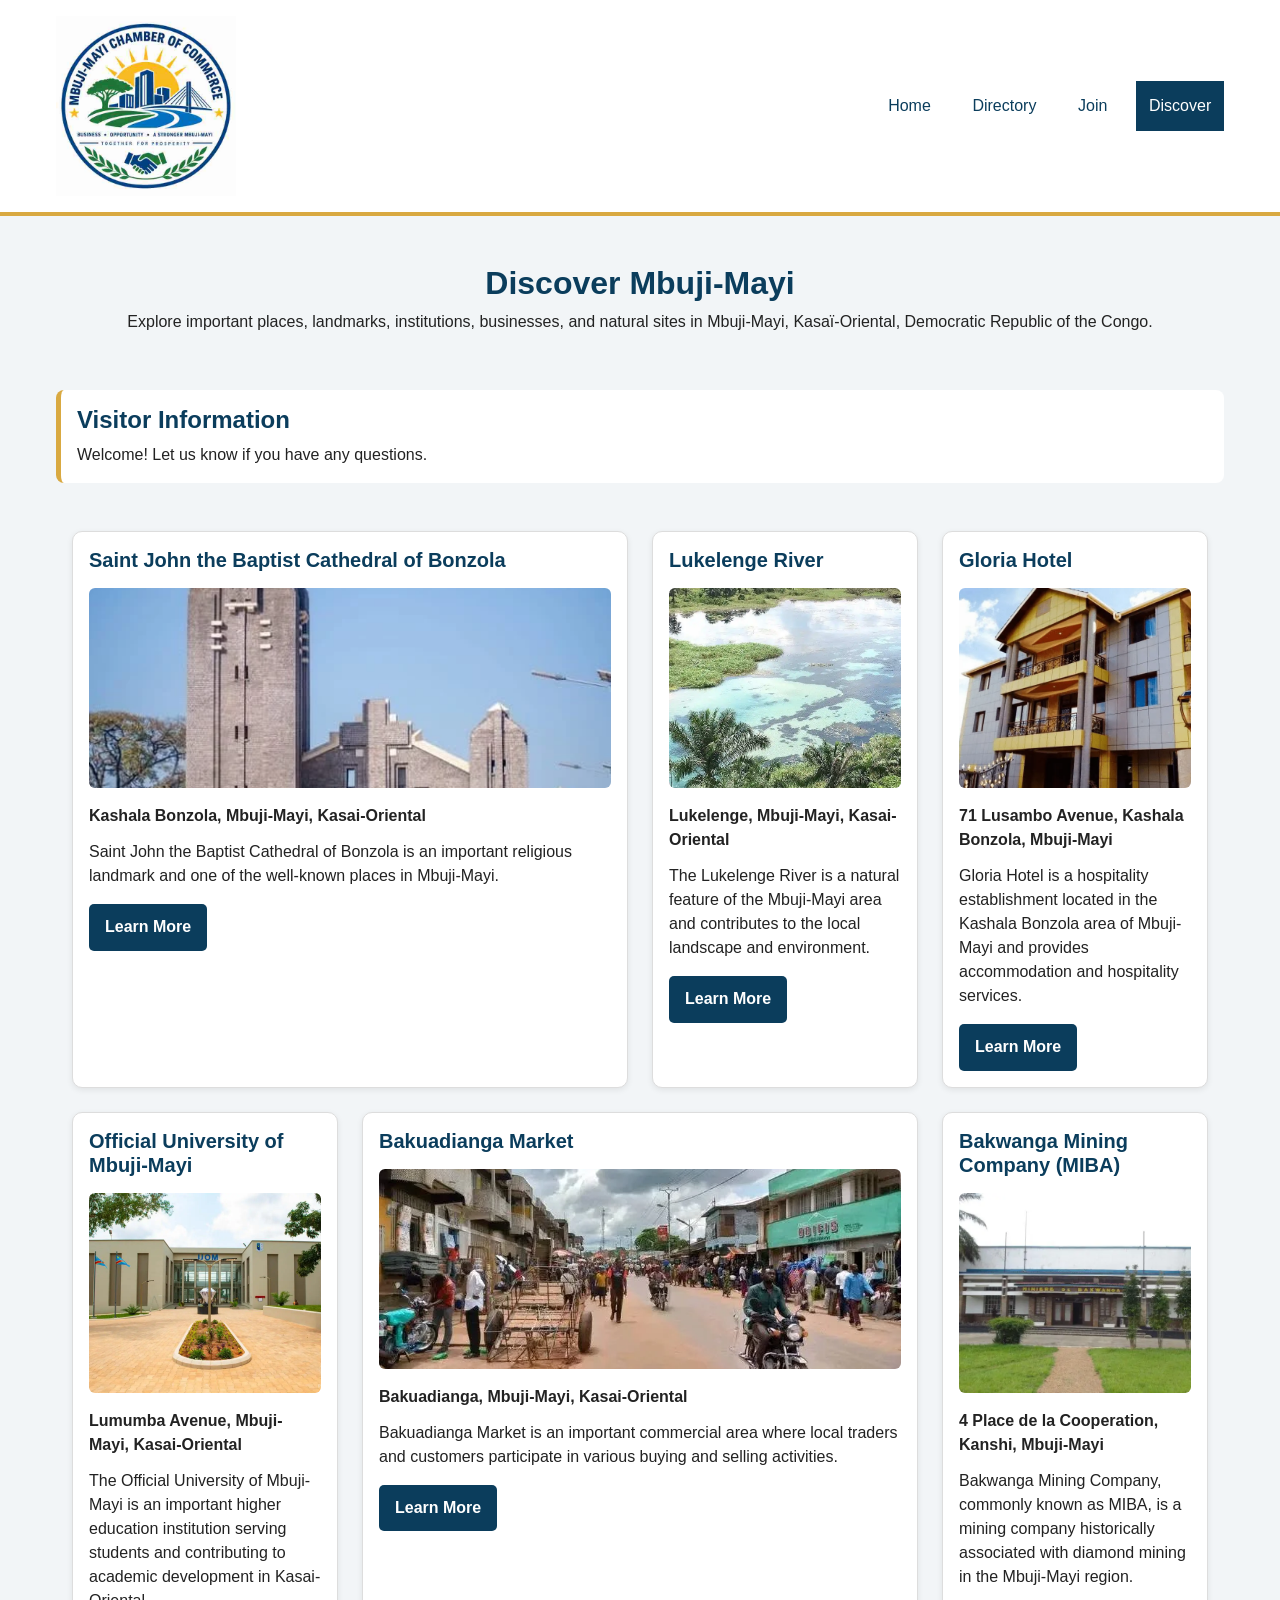
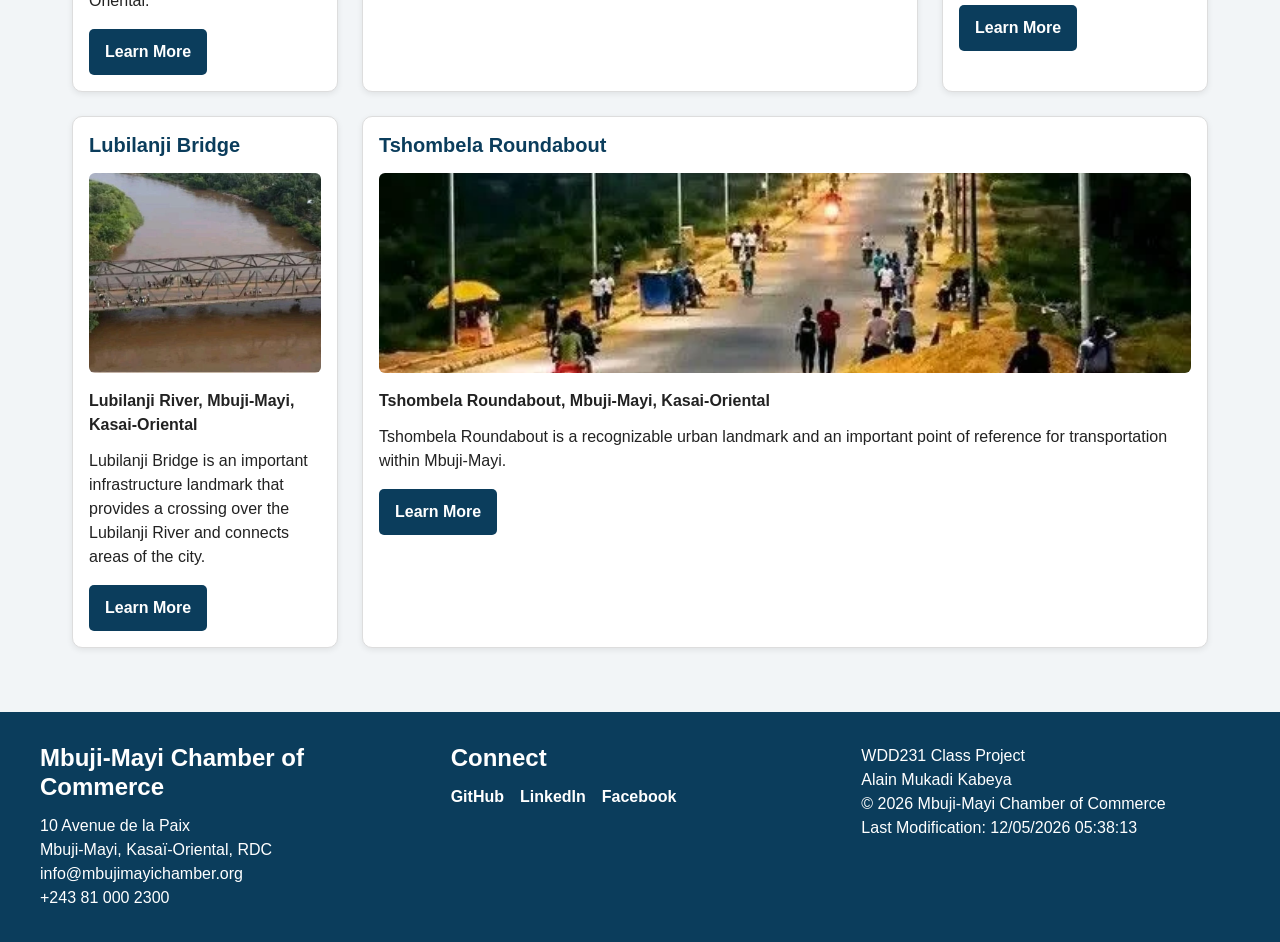
<file: chamber/discover.html>
<!DOCTYPE html>
<html lang="en">

<head>
    <meta charset="UTF-8">
    <meta name="viewport" content="width=device-width, initial-scale=1.0">

    <title>Mbujimayi Chamber of Commerce | Discover</title>
    <meta name="description"
        content="Discover important places,landmarks,institutions, businesses,and organizations in Mbuji-Mayi, Kasaï-Oriental, Democratic Republic of the Congo.">
    <meta name="author" content="Alain Mukadi Kabeya">
    <meta property="og:title" content="Mbujimayi Chamber of Commerce | Discover">
    <meta property="og:description"
        content="Explore important places and points of interest in Mbuji-Mayi, Kasaï-Oriental, Democratic Republic of the Congo.">
    <meta property="og:image" content="https://drmukadik-debug.github.io/wdd231/chamber/images/social-preview.svg">
    <meta property="og:url" content="https://drmukadik-debug.github.io/wdd231/chamber/discover.html">
    <meta property="og:type" content="website">
    <link rel="icon" href="images/logo-mcc.svg" type="image/svg+xml">

    <link rel="preconnect" href="https://fonts.googleapis.com">
    <link rel="preconnect" href="https://fonts.gstatic.com" crossorigin>
    <link href="https://fonts.googleapis.com/css2?family=Lato:wght@400;700&family=Merriweather:wght@700&display=swap"
        rel="stylesheet">

    <link rel="stylesheet" href="styles/normalize.css">
    <link rel="stylesheet" href="styles/small.css">
    <link rel="stylesheet" href="styles/large.css">
    <script type="module" src="scripts/discover.js"></script>
</head>

<body>
    <header class="site-header">
        <div class="header-content">
            <a href="index.html" aria-label="Mbujimayi Chamber of Commerce Home">
                <img class="logo" src="images/logo-mcc.svg" alt="Mbujimayi Chamber of Commerce Logo">
            </a>

            <button id="menu-button" type="button" aria-label="Open navigation menu" aria-expanded="false"
                aria-controls="primary-nav">&#9776;

            </button>

            <nav id="primary-nav" class="primary-navigation" aria-label="Primary Navigation">
                <ul>
                    <li><a href="index.html">Home</a></li>
                    <li><a href="directory.html">Directory</a></li>
                    <li><a href="join.html">Join</a></li>
                    <li><a href="discover.html" class="active" aria-current="page">Discover</a></li>
                </ul>
            </nav>
        </div>
    </header>

    <main id="main-content">
        <section class="page-heading">
            <h1>Discover Mbuji-Mayi</h1>
            <p>
                Explore important places, landmarks, institutions, businesses, and natural sites in Mbuji-Mayi, Kasaï-Oriental, Democratic Republic of the Congo.
            </p>
        </section>

        <section class="visit-message-section" aria-labelledby="visit-heading">
            <h2 id="visit-heading">Visitor Information</h2>
            <p id="visit-message">
                Welcome! Let us know if you have any questions or need assistance during your visit to Mbuji-Mayi.
        </section>

        <section id="discover-grid" class="discover-grid" aria-label="Places of interest in Mbuji-Mayi">
            <!-- Discover items will be dynamically inserted here by discover.js -->
        </section>

    </main>

    <footer class="site-footer">
        <div class="footer-inner">
            <section>
                <h2>Mbuji-Mayi Chamber of Commerce</h2>
                <p>10 Avenue de la Paix</p>
                <p>Mbuji-Mayi, Kasaï-Oriental, RDC</p>
                <p>info@mbujimayichamber.org</p>
                <p>+243 81 000 2300</p>
            </section>
            <section>
                <h2>Connect</h2>

                <div class="footer-links">
                    <a href="https://github.com/drmukadik-debug/wdd231" target="_blank"
                        rel="noopener noreferrer">GitHub</a>
                    <a href="https://www.linkedin.com/in/drmukadik16239" target="_blank"
                        rel="noopener noreferrer">LinkedIn</a>
                    <a href="https://web.facebook.com/alain.kabeya.750" target="_blank"
                        rel="noopener noreferrer">Facebook</a>
                </div>

            </section>
            <section>
                <p>WDD231 Class Project</p>
                <p>Alain Mukadi Kabeya</p>

                <p>
                    &copy; <span id="currentyear"></span> Mbuji-Mayi Chamber of Commerce
                </p>
                <p>
                    Last Modification: <span id="lastModified"></span>
                </p>
            </section>
        </div>
    </footer>
</body>

</html>
</file>
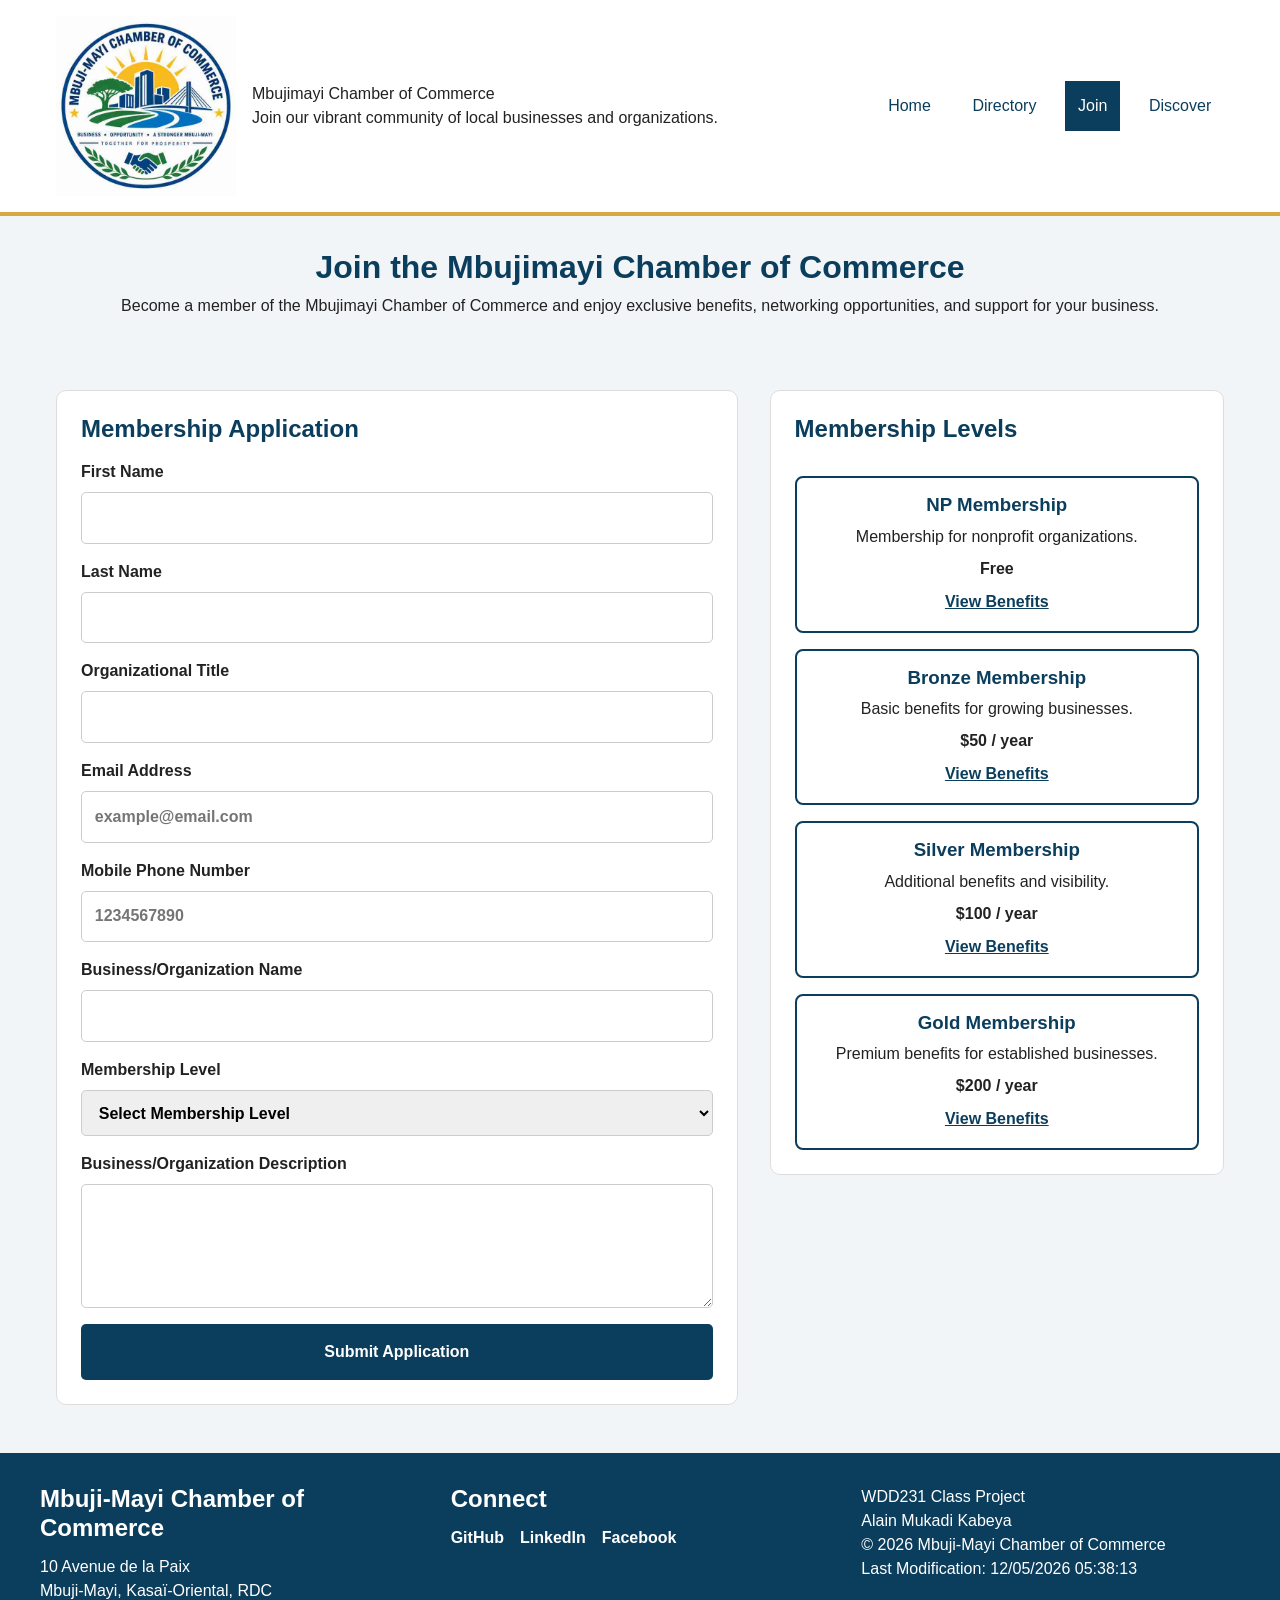
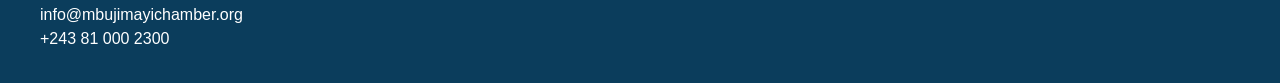
<file: chamber/join.html>
<!DOCTYPE html>
<html lang="en">

<head>
    <meta charset="UTF-8">
    <meta name="viewport" content="width=device-width, initial-scale=1.0">

    <title>Mbujimayi Chamber of Commerce | Join</title>
    <meta name="description"
        content="Join the Mbujimayi Chamber of Commerce and become part of a vibrant community of local businesses.">
    <meta name="author" content="Alain Mukadi Kabeya">
    <meta property="og:title" content="Mbujimayi Chamber of Commerce | Join">
    <meta property="og:description"
        content="Become a member of the Mbujimayi Chamber of Commerce and connect with local businesses and organizations.">
    <meta property="og:image" content="https://drmukadik-debug.github.io/wdd231/chamber/images/social-preview.svg">
    <meta property="og:url" content="https://drmukadik-debug.github.io/wdd231/chamber/join.html">
    <meta property="og:type" content="website">
    <link rel="icon" href="images/logo-mcc.svg" type="image/svg+xml">

    <link rel="preconnect" href="https://fonts.googleapis.com">
    <link rel="preconnect" href="https://fonts.gstatic.com" crossorigin>
    <link href="https://fonts.googleapis.com/css2?family=Lato:wght@400;700&family=Merriweather:wght@700&display=swap"
        rel="stylesheet">

    <link rel="stylesheet" href="styles/normalize.css">
    <link rel="stylesheet" href="styles/small.css">
    <link rel="stylesheet" href="styles/large.css">
    <script src="scripts/join.js" defer></script>
</head>
<body>

    <header class="site-header">
        <div class="header-content">
            <div class="brand">
                <img class="logo" src="images/logo-mcc.svg" alt="Mbujimayi Chamber of Commerce Logo" width="80" height="80">

                <div>
                    <p class="site-title">Mbujimayi Chamber of Commerce</p>
                    <p>Join our vibrant community of local businesses and organizations.</p>
                </div>
            </div>

            <button id="menu-button" type="button" aria-label="Open navigation menu" aria-expanded="false"
                aria-controls="primary-nav">&#9776;

            </button>

            <nav id="primary-nav">
                <ul>
                    <li><a href="index.html">Home</a></li>
                    <li><a href="directory.html">Directory</a></li>
                    <li><a href="join.html" class="active" aria-current="page">Join</a></li>
                    <li><a href="discover.html">Discover</a></li>
                </ul>
            </nav>
        </div>
    </header>

    <main>
        <section class="page-heading">
            <h1>Join the Mbujimayi Chamber of Commerce</h1>
            <p>Become a member of the Mbujimayi Chamber of Commerce and enjoy exclusive benefits, networking
                opportunities, and support for your business.</p>
        </section>

        <section class="join-container">
            <!-- Membership Form -->

            <div class="join-form">
                <h2>Membership Application</h2>

                <form method="get" action="thankyou.html">
                    <label>
                        First Name
                        <input type="text" name="firstName" title="Enter your first name"   autocomplete="given-name" required>
                    </label>
                    <label>
                        Last Name
                        <input type="text" name="lastName" title="Enter your last name" autocomplete="family-name" required>
                    </label>

                    <label>
                        Organizational Title
                        <input type="text" name="organizationalTitle" title="Enter your organizational title" autocomplete="organization-title" pattern="[A-Za-zÀ-ÿ -]{7,}">
                    </label>

                    <label>
                        Email Address
                        <input type="email" name="email" title="Enter your email address" autocomplete="email" placeholder="example@email.com" required>
                    </label>

                    <label>
                        Mobile Phone Number
                        <input type="tel" name="phone" title="Enter your mobile phone number" autocomplete="tel" pattern="[0-9]{10}" placeholder="1234567890" required>
                    </label>

                    <label>
                        Business/Organization Name
                        <input type="text" name="business" title="Enter your business or organization name" autocomplete="organization" required>
                    </label>

                    <label>
                        Membership Level
                        <select name="membership" title="Select your membership level" required>
                            <option value="">Select Membership Level</option>
                            <option value="np">NP Membership</option>
                            <option value="bronze">Bronze Membership</option>
                            <option value="silver">Silver Membership</option>
                            <option value="gold">Gold Membership</option>
                        </select>
                    </label>

                    <label>
                        Business/Organization Description
                        <textarea name="description" title="Enter a brief description of your business or organization" rows="4"></textarea>
                    </label>

                    <input type="hidden" name="timestamp" id="timestamp">
                     
                    <button type="submit" class="submit-button">Submit Application</button>
                </form>
            </div>

            <!-- Membership Benefits Section -->
            <div class="membership-levels">
                <h2>Membership Levels</h2>

                <!-- NP -->

                <article class="membership-card np-card">
                    <h3>NP Membership</h3>
                    <p>Membership for nonprofit organizations.</p>
                    <p><strong>Free</strong></p>
                    <button
                        type="button"
                        class="modal-link"
                        data-modal="np-modal">
                        View Benefits
                    </button>
                </article>

                <!-- Bronze -->

            <article class="membership-card bronze-card">

                <h3>Bronze Membership</h3>

                <p>Basic benefits for growing businesses.</p>

                <p><strong>$50 / year</strong></p>

                <button
                    type="button"
                    class="modal-link"
                    data-modal="bronze-modal">
                    View Benefits
                </button>

            </article>

            <!-- Silver -->

            <article class="membership-card silver-card">

                <h3>Silver Membership</h3>

                <p>Additional benefits and visibility.</p>

                <p><strong>$100 / year</strong></p>

                <button
                    type="button"
                    class="modal-link"
                    data-modal="silver-modal">
                    View Benefits
                </button>

            </article>

            <!-- Gold -->

            <article class="membership-card gold-card">

                <h3>Gold Membership</h3>

                <p>Premium benefits for established businesses.</p>

                <p><strong>$200 / year</strong></p>

                <button
                    type="button"
                    class="modal-link"
                    data-modal="gold-modal">
                    View Benefits
                </button>

            </article>

        </div>

    </section>

    <!-- MODAL 1 -->

    <dialog id="np-modal">

        <button 
            type="button"
            class="close-modal"
            aria-label="Close NP Membership details">
            ❌
        </button>

        <h2>NP Membership</h2>

        <p>NP Membership is designed for nonprofit organizations.</p>

        <ul>
            <li>No membership fee</li>
            <li>Access to chamber networking activities</li>
            <li>Community networking opportunities</li>
            <li>Basic chamber resources</li>
        </ul>

    </dialog>

    <!-- MODAL 2 -->

    <dialog id="bronze-modal">

        <button 
            type="button"
            class="close-modal"
            aria-label="Close Bronze Membership details">
            ❌
        </button>

        <h2>Bronze Membership</h2>

        <p>Bronze Membership provides basic business benefits.</p>

        <ul>
            <li>Business networking opportunities</li>
            <li>Access to selected training activities</li>
            <li>Business directory listing</li>
            <li>Member communication opportunities</li>
        </ul>

    </dialog>

    <!-- MODAL 3 -->

    <dialog id="silver-modal">

        <button 
            type="button"
            class="close-modal"
            aria-label="Close Silver Membership details">
            ❌
        </button>

        <h2>Silver Membership</h2>

        <p>Silver Membership provides additional visibility and benefits.</p>

        <ul>
            <li>All Bronze benefits</li>
            <li>Additional training opportunities</li>
            <li>Event discounts</li>
            <li>Additional business promotion</li>
        </ul>

    </dialog>

    <!-- MODAL 4 -->

    <dialog id="gold-modal">

        <button 
            type="button"
            class="close-modal"
            aria-label="Close Gold Membership details">
            ❌
        </button>

        <h2>Gold Membership</h2>

        <p>Gold Membership provides premium chamber benefits.</p>

        <ul>
            <li>All Silver benefits</li>
            <li>Priority business promotion</li>
            <li>Home page spotlight opportunities</li>
            <li>Premium networking opportunities</li>
            <li>Special event opportunities</li>
        </ul>

    </dialog>

</main>
    <footer class="site-footer">
        <div class="footer-inner">
            <section>
                <h2>Mbuji-Mayi Chamber of Commerce</h2>
                <p>10 Avenue de la Paix</p>
                <p>Mbuji-Mayi, Kasaï-Oriental, RDC</p>
                <p>info@mbujimayichamber.org</p>
                <p>+243 81 000 2300</p>
            </section>
            <section>
                <h2>Connect</h2>

                <div class="footer-links">
                    <a href="https://github.com/drmukadik-debug/wdd231" target="_blank"
                        rel="noopener noreferrer">GitHub</a>
                    <a href="https://www.linkedin.com/in/drmukadik16239" target="_blank"
                        rel="noopener noreferrer">LinkedIn</a>
                    <a href="https://web.facebook.com/alain.kabeya.750" target="_blank"
                        rel="noopener noreferrer">Facebook</a>
                </div>

            </section>
            <section>
                <p>WDD231 Class Project</p>
                <p>Alain Mukadi Kabeya</p>

                <p>
                    &copy; <span id="currentyear"></span> Mbuji-Mayi Chamber of Commerce
                </p>
                <p>
                    Last Modification: <span id="lastModified"></span>
                </p>
            </section>
        </div>
    </footer>
</body>
</html>
</file>
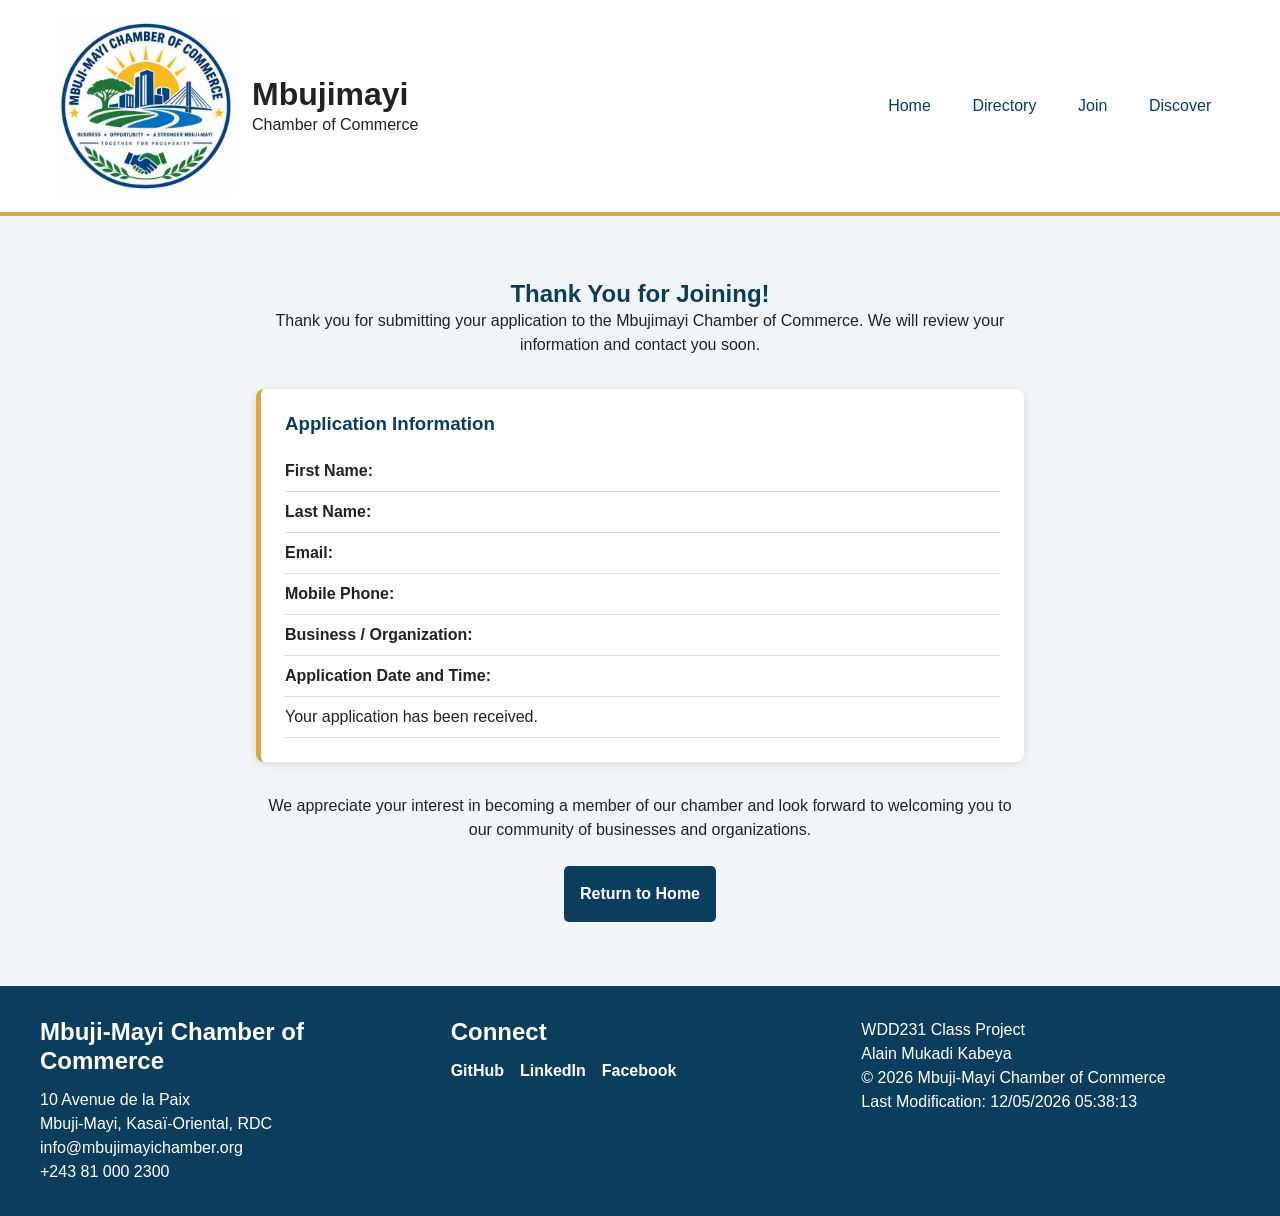
<file: chamber/thankyou.html>
<!DOCTYPE html>
<html lang="en">

<head>
    <meta charset="UTF-8">
    <meta name="viewport" content="width=device-width, initial-scale=1.0">

    <title>Mbujimayi Chamber of Commerce | Thank You</title>
    <meta name="description"
        content="Thank you for joining the Mbujimayi Chamber of Commerce. We look forward to working with you.">
    <meta name="author" content="Alain Mukadi Kabeya">
    <meta property="og:title" content="Mbujimayi Chamber of Commerce | Thank You">
    <meta property="og:description"
        content="Thank you for joining the Mbujimayi Chamber of Commerce. We look forward to working with you.">
    <meta property="og:image" content="https://drmukadik-debug.github.io/wdd231/chamber/images/social-preview.svg">
    <meta property="og:url" content="https://drmukadik-debug.github.io/wdd231/chamber/thankyou.html">
    <meta property="og:type" content="website">
    <link rel="icon" href="images/logo-mcc.svg" type="image/svg+xml">

    <link rel="preconnect" href="https://fonts.googleapis.com">
    <link rel="preconnect" href="https://fonts.gstatic.com" crossorigin>
    <link href="https://fonts.googleapis.com/css2?family=Lato:wght@400;700&family=Merriweather:wght@700&display=swap"
        rel="stylesheet">

    <link rel="stylesheet" href="styles/normalize.css">
    <link rel="stylesheet" href="styles/small.css">
    <link rel="stylesheet" href="styles/large.css">
    <script src="scripts/thankyou.js" defer></script>
</head>

<body>
    <header class="site-header">
        <div class="header-content">
            <div class="brand">
                <img class="logo" src="images/logo-mcc.svg" alt="Mbujimayi Chamber of Commerce Logo" width="80" height="80">

                <div>
                    <h1>Mbujimayi</h1>
                    <p>Chamber of Commerce</p>
                </div>
            </div>
        
            <button id="menu-button" type="button" aria-label="Open navigation menu" aria-expanded="false"
                aria-controls="primary-nav">&#9776;
            </button>

            <nav id="primary-nav" class="primary-navigation" aria-label="Primary Navigation">
                <ul>
                    <li><a href="index.html">Home</a></li>
                    <li><a href="directory.html">Directory</a></li>
                    <li><a href="join.html">Join</a></li>
                    <li><a href="discover.html">Discover</a></li>
                </ul>
            </nav>
        </div>
    </header>

    <main>
        <section class="thank-you">
            <h2>Thank You for Joining!</h2>
            <p>Thank you for submitting your application to the Mbujimayi Chamber of Commerce. We will review your information and contact you soon.</p>

            <div id="application-results"></div>

            <p>
                We appreciate your interest in becoming a member of our chamber and look forward to welcoming you to our community of businesses and organizations.
            </p>

            <a href="index.html" class="submit-button">Return to Home</a>
        </section>
    </main>

<footer class="site-footer">
        <div class="footer-inner">
            <section>
                <h2>Mbuji-Mayi Chamber of Commerce</h2>
                <p>10 Avenue de la Paix</p>
                <p>Mbuji-Mayi, Kasaï-Oriental, RDC</p>
                <p>info@mbujimayichamber.org</p>
                <p>+243 81 000 2300</p>
            </section>
            <section>
                <h2>Connect</h2>

                <div class="footer-links">
                    <a href="https://github.com/drmukadik-debug/wdd231" target="_blank"
                        rel="noopener noreferrer">GitHub</a>
                    <a href="https://www.linkedin.com/in/drmukadik16239" target="_blank"
                        rel="noopener noreferrer">LinkedIn</a>
                    <a href="https://web.facebook.com/alain.kabeya.750" target="_blank"
                        rel="noopener noreferrer">Facebook</a>
                </div>

            </section>
            <section>
                <p>WDD231 Class Project</p>
                <p>Alain Mukadi Kabeya</p>

                <p>
                    &copy; <span id="currentyear"></span> Mbuji-Mayi Chamber of Commerce
                </p>
                <p>
                    Last Modification: <span id="lastModified"></span>
                </p>
            </section>
        </div>
    </footer>
</body>

</html>
</file>
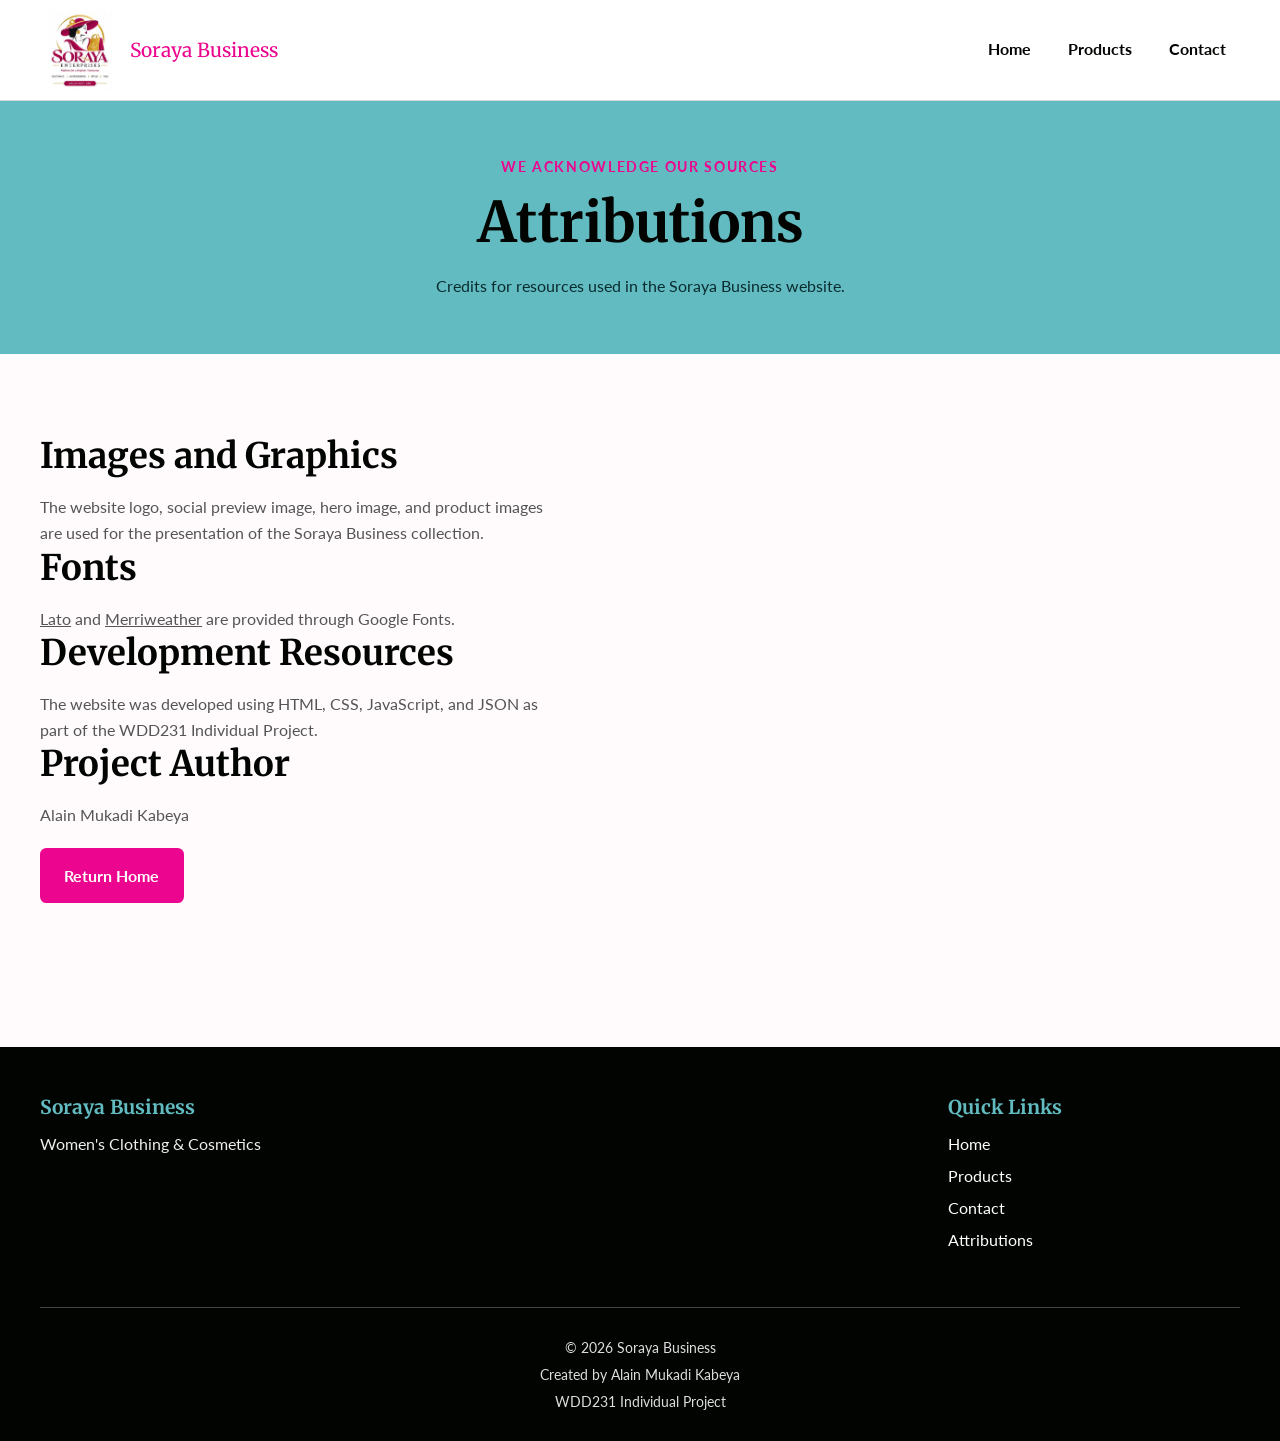
<file: final-project/attributions.html>
<!DOCTYPE html>
<html lang="en">
<head>
    <meta charset="UTF-8">
    <meta name="viewport" content="width=device-width, initial-scale=1.0">

    <title>Soraya Business | Attributions</title>
    <meta name="description" content="Sources and acknowledgments for images, fonts, and resources used on the Soraya Business website.">
    <meta name="author" content="Alain Mukadi Kabeya">

    <meta property="og:title" content="Soraya Business | Attributions">
    <meta property="og:description" content="Credits and sources for resources used on the Soraya Business website.">
    <meta property="og:image" content="https://drmukadik-debug.github.io/wdd231/final-project/images/soraya-social.svg">
    <meta property="og:url" content="https://drmukadik-debug.github.io/wdd231/final-project/attributions.html">
    <meta property="og:type" content="website">

    <link rel="icon" href="images/soraya-logo.svg" type="image/svg+xml">

    <link rel="preconnect" href="https://fonts.googleapis.com">
    <link rel="preconnect" href="https://fonts.gstatic.com" crossorigin>

    <link href="https://fonts.googleapis.com/css2?family=Lato:wght@400;700&family=Merriweather:wght@700&display=swap"
        rel="stylesheet">

    <link rel="stylesheet" href="styles/style.css">
    <link rel="stylesheet" href="styles/large.css">

    <script type="module" src="scripts/main.js"></script>
</head>

<body>
    <header class="site-header">
        <div class="header-container">
            <a href="index.html" class="logo-link" aria-label="Soraya Business home">
                <img src="images/soraya-logo.svg" alt="Soraya Business logo" width="120" height="120">
                <span>Soraya Business</span>
            </a>

            <button
                class="menu-button"
                id="menu-button"
                type="button"
                aria-label="Open navigation menu"
                aria-expanded="false"
                aria-controls="primary-navigation">
                <span aria-hidden="true">☰</span>
            </button>

            <nav id="primary-navigation" class="primary-navigation" aria-label="Primary navigation">
                <ul>
                    <li><a href="index.html">Home</a></li>
                    <li><a href="products.html">Products</a></li>
                    <li><a href="contact.html">Contact</a></li>
                </ul>
            </nav>
        </div>
    </header>

    <main>
        <section class="page-header">
            <p>WE ACKNOWLEDGE OUR SOURCES</p>
            <h1>Attributions</h1>
            <p>Credits for resources used in the Soraya Business website.</p>
        </section>

        <section class="contact-section">
            <div class="contact-information">
                <h2>Images and Graphics</h2>
                <p>
                    The website logo, social preview image, hero image,
                    and product images are used for the presentation
                    of the Soraya Business collection.
                </p>

                <h2>Fonts</h2>
                <p>
                    <a href="https://fonts.google.com/specimen/Lato"
                       target="_blank" rel="noopener noreferrer">Lato</a>
                    and
                    <a href="https://fonts.google.com/specimen/Merriweather"
                       target="_blank" rel="noopener noreferrer">Merriweather</a>
                    are provided through Google Fonts.
                </p>

                <h2>Development Resources</h2>
                <p>
                    The website was developed using HTML, CSS, JavaScript,
                    and JSON as part of the WDD231 Individual Project.
                </p>

                <h2>Project Author</h2>
                <p>Alain Mukadi Kabeya</p>

                <a href="index.html" class="button">Return Home</a>
            </div>
        </section>
    </main>

    <footer class="site-footer">
        <div class="footer-container">
            <div>
                <h2>Soraya Business</h2>
                <p>Women's Clothing &amp; Cosmetics</p>
            </div>

            <div>
                <h2>Quick Links</h2>
                <ul>
                    <li><a href="index.html">Home</a></li>
                    <li><a href="products.html">Products</a></li>
                    <li><a href="contact.html">Contact</a></li>
                    <li><a href="attributions.html" aria-current="page">Attributions</a></li>
                </ul>
            </div>
        </div>

        <div class="footer-bottom">
            <p>&copy; <span id="current-year"></span> Soraya Business</p>
            <p>Created by Alain Mukadi Kabeya</p>
            <p>WDD231 Individual Project</p>
        </div>
    </footer>
</body>
</html>
</file>
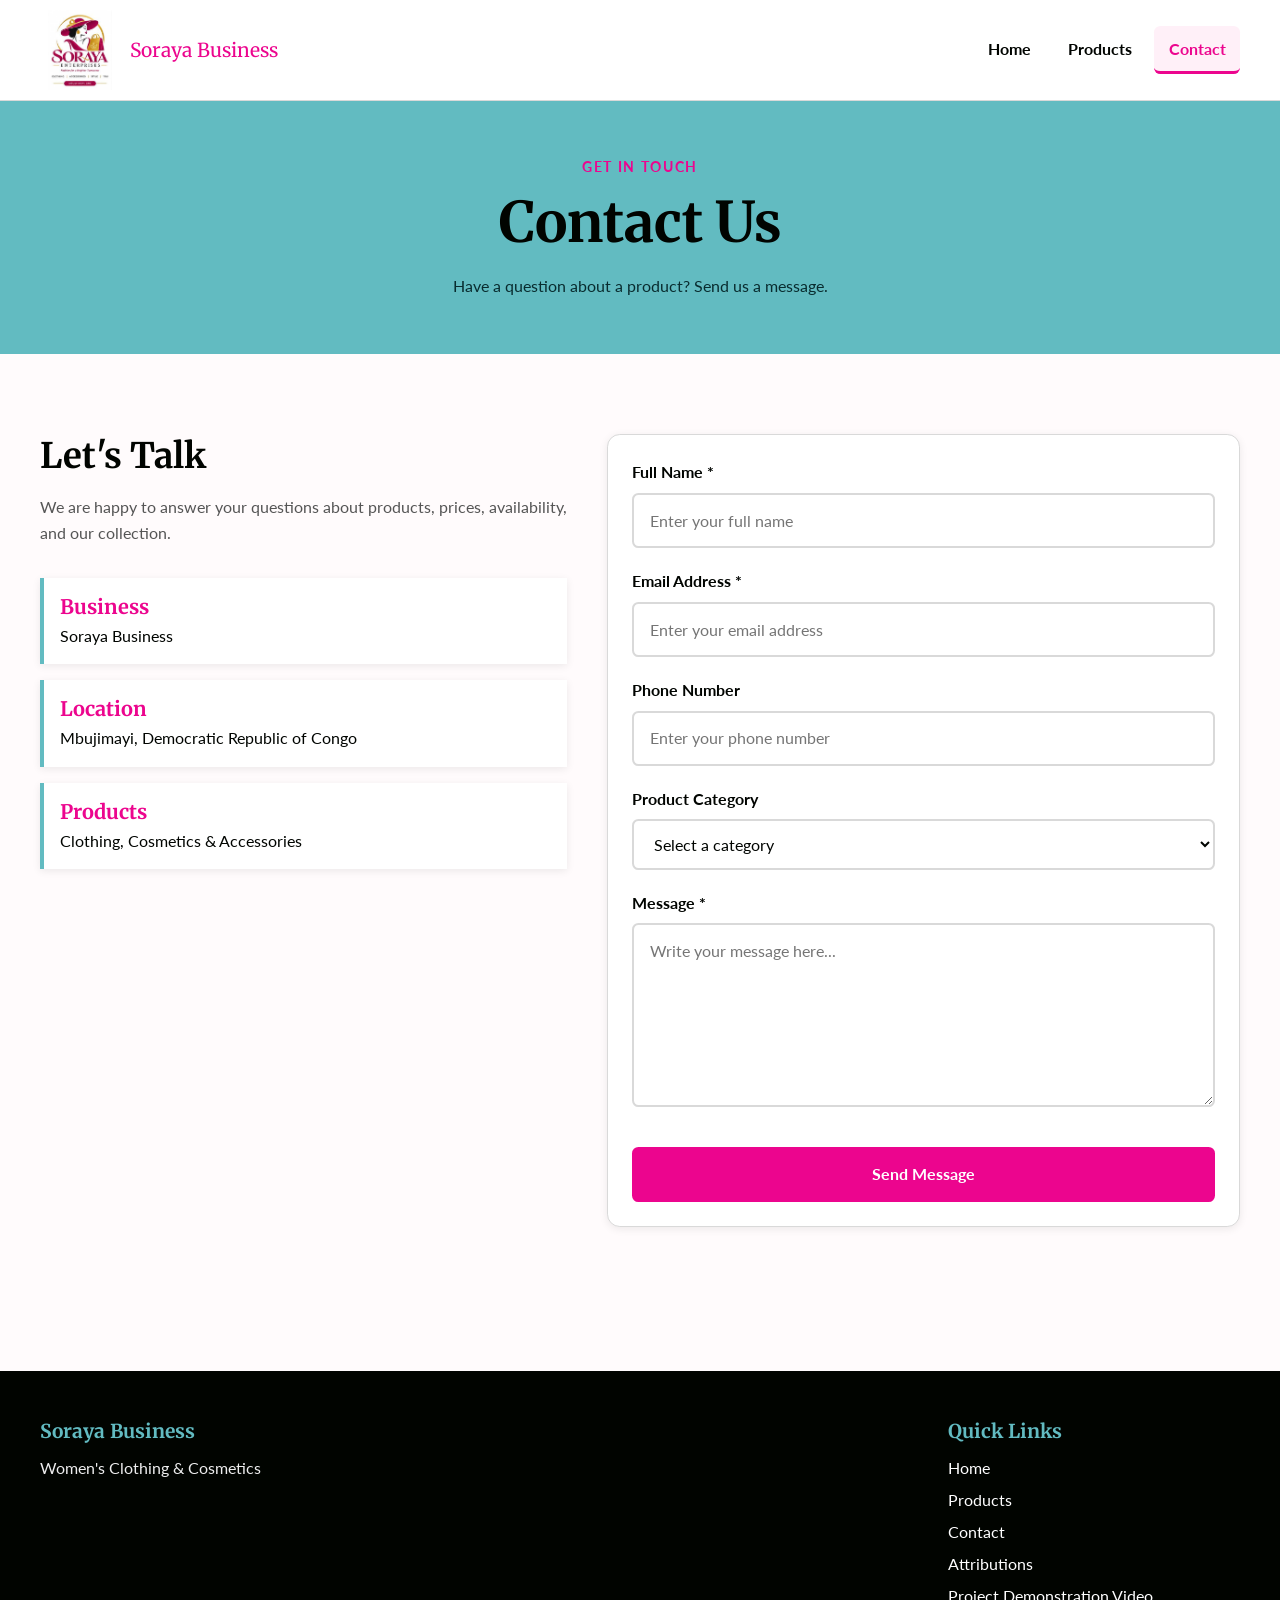
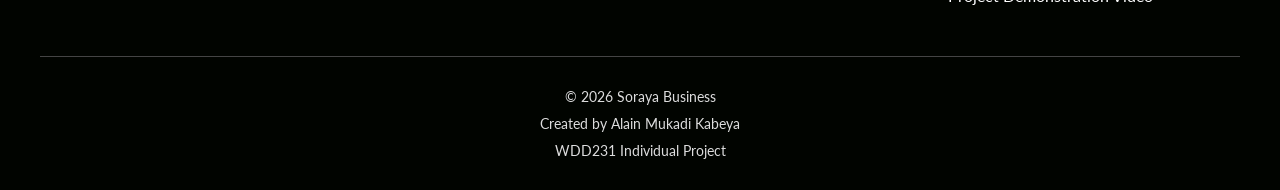
<file: final-project/contact.html>
<!DOCTYPE html>
<html lang="en">
<head>
    <meta charset="UTF-8">
    <meta name="viewport" content="width=device-width, initial-scale=1.0">

    <title>Soraya Business | Contact Us</title>
    <meta name="description" content="Contact Soraya Business for questions about women's clothing, cosmetics, accessories, prices, and product availability.">
    <meta name="author" content="Alain Mukadi Kabeya">

    <meta property="og:title" content="Soraya Business | Contact Us">
    <meta property="og:description" content="Contact Soraya Business about products, prices, and availability.">
    <meta property="og:image" content="https://drmukadik-debug.github.io/wdd231/final-project/images/soraya-social.svg">
    <meta property="og:url" content="https://drmukadik-debug.github.io/wdd231/final-project/contact.html">
    <meta property="og:type" content="website">

    <link rel="icon" href="images/soraya-logo.svg" type="image/svg+xml">

    <link rel="preconnect" href="https://fonts.googleapis.com">
    <link rel="preconnect" href="https://fonts.gstatic.com" crossorigin>

    <link href="https://fonts.googleapis.com/css2?family=Lato:wght@400;700&family=Merriweather:wght@700&display=swap" rel="stylesheet">

    <link rel="stylesheet" href="styles/style.css">
    <link rel="stylesheet" href="styles/large.css">

    <script type="module" src="scripts/main.js"></script>
</head>

<body>
    <header class="site-header">
        <div class="header-container">
            <a href="index.html" class="logo-link" aria-label="Soraya Business home">
                <img src="images/soraya-logo.svg" alt="Soraya Business logo" width="120" height="120">
                <span>Soraya Business</span>
            </a>

            <button
                class="menu-button" id="menu-button" type="button" aria-label="Open navigation menu" aria-expanded="false"
                aria-controls="primary-navigation">
                <span aria-hidden="true">☰</span>
            </button>

            <nav id="primary-navigation" class="primary-navigation" aria-label="Primary navigation">
                <ul>
                    <li><a href="index.html">Home</a></li>
                    <li><a href="products.html">Products</a></li>
                    <li><a href="contact.html" class="active" aria-current="page">Contact</a></li>
                </ul>
            </nav>
        </div>
    </header>

    <main>
        <section class="page-header">
            <p>GET IN TOUCH</p>
            <h1>Contact Us</h1>
            <p>Have a question about a product? Send us a message.</p>
        </section>

        <section class="contact-section">
            <div class="contact-information">
                <h2>Let's Talk</h2>
                <p>
                    We are happy to answer your questions about
                    products, prices, availability, and our collection.
                </p>

                <div class="contact-details">
                    <div>
                        <h3>Business</h3>
                        <p>Soraya Business</p>
                    </div>

                    <div>
                        <h3>Location</h3>
                        <p>Mbujimayi, Democratic Republic of Congo</p>
                    </div>

                    <div>
                        <h3>Products</h3>
                        <p>Clothing, Cosmetics &amp; Accessories</p>
                    </div>
                </div>
            </div>

            <div class="contact-form-container">
                <form action="form-action.html" method="get" id="contact-form">
                    <div class="form-group">
                        <label for="name">Full Name *</label>
                        <input
                            type="text"
                            id="name"
                            name="name"
                            autocomplete="name"
                            minlength="2"
                            maxlength="100"
                            placeholder="Enter your full name"
                            required>
                    </div>

                    <div class="form-group">
                        <label for="email">Email Address *</label>
                        <input
                            type="email"
                            id="email"
                            name="email"
                            autocomplete="email"
                            placeholder="Enter your email address"
                            required>
                    </div>

                    <div class="form-group">
                        <label for="phone">Phone Number</label>
                        <input
                            type="tel"
                            id="phone"
                            name="phone"
                            autocomplete="tel"
                            placeholder="Enter your phone number">
                    </div>

                    <div class="form-group">
                        <label for="category">Product Category</label>
                        <select id="category" name="category">
                            <option value="">Select a category</option>
                            <option value="Clothing">Clothing</option>
                            <option value="Cosmetics">Cosmetics</option>
                            <option value="Accessories">Accessories</option>
                        </select>
                    </div>

                    <div class="form-group">
                        <label for="message">Message *</label>
                        <textarea
                            id="message"
                            name="message"
                            rows="6"
                            minlength="10"
                            maxlength="1000"
                            placeholder="Write your message here..."
                            required></textarea>
                    </div>

                    <button type="submit" class="button">Send Message</button>
                </form>
            </div>
        </section>
    </main>

    <footer class="site-footer">
        <div class="footer-container">
            <div>
                <h2>Soraya Business</h2>
                <p>Women's Clothing &amp; Cosmetics</p>
            </div>

            <div>
                <h2>Quick Links</h2>
                <ul>
                    <li><a href="index.html">Home</a></li>
                    <li><a href="products.html">Products</a></li>
                    <li><a href="contact.html">Contact</a></li>
                    <li><a href="attributions.html">Attributions</a></li>
                    <a href="https://youtu.be/aqxdQVjauug"
                       target="_blank"
                       rel="noopener noreferrer">
                       Project Demonstration Video
                    </a>
                </ul>
            </div>
        </div>

        <div class="footer-bottom">
            <p>&copy; <span id="current-year"></span> Soraya Business</p>
            <p>Created by Alain Mukadi Kabeya</p>
            <p>WDD231 Individual Project</p>
        </div>
    </footer>
</body>
</html>
</file>
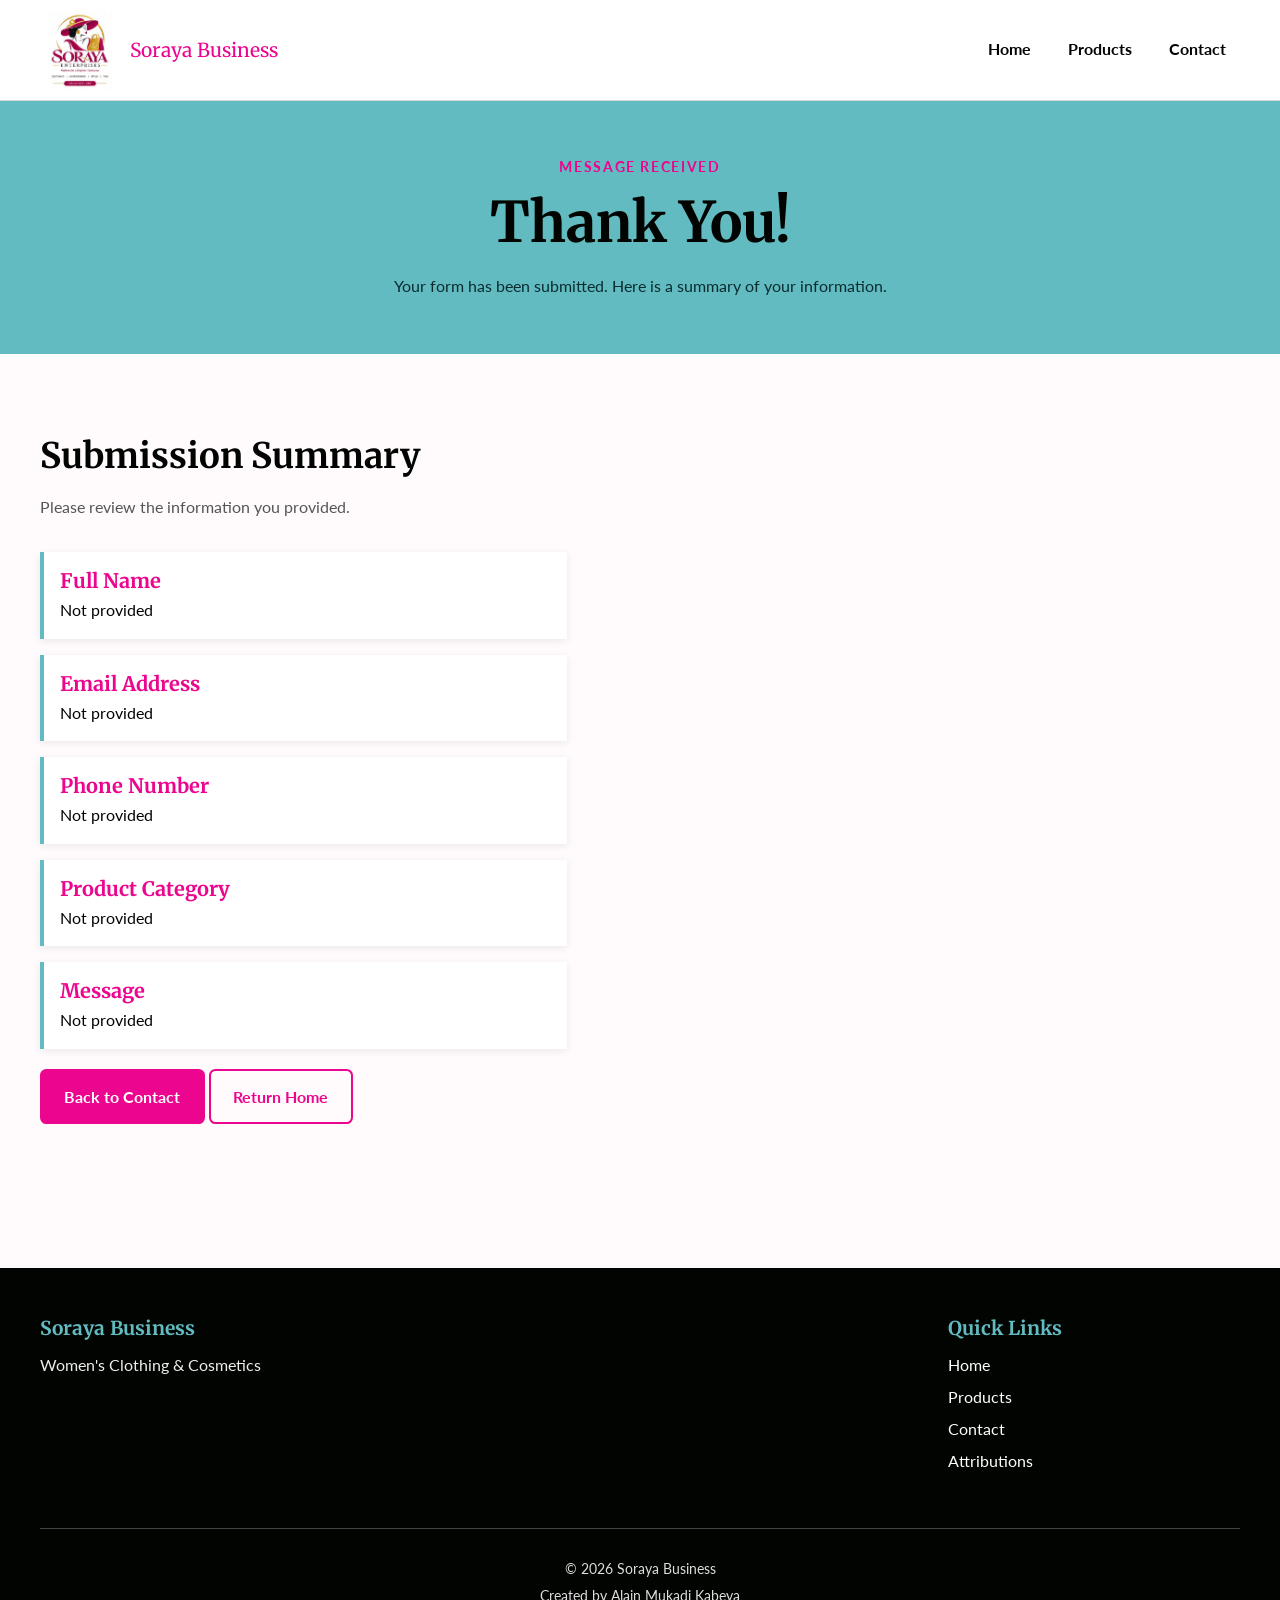
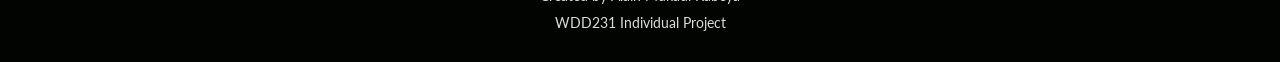
<file: final-project/form-action.html>
<!DOCTYPE html>
<html lang="en">
<head>
    <meta charset="UTF-8">
    <meta name="viewport" content="width=device-width, initial-scale=1.0">

    <title>Soraya Business | Message Confirmation</title>
    <meta name="description" content="Confirmation of your message submitted to Soraya Business.">
    <meta name="author" content="Alain Mukadi Kabeya">

    <meta property="og:title" content="Soraya Business | Message Confirmation">
    <meta property="og:description" content="Your message has been submitted to Soraya Business.">
    <meta property="og:image" content="https://drmukadik-debug.github.io/wdd231/final-project/images/soraya-social.svg">
    <meta property="og:url" content="https://drmukadik-debug.github.io/wdd231/final-project/form-action.html">
    <meta property="og:type" content="website">

    <link rel="icon" href="images/soraya-logo.svg" type="image/svg+xml">

    <link rel="preconnect" href="https://fonts.googleapis.com">
    <link rel="preconnect" href="https://fonts.gstatic.com" crossorigin>

    <link href="https://fonts.googleapis.com/css2?family=Lato:wght@400;700&family=Merriweather:wght@700&display=swap"
        rel="stylesheet">

    <link rel="stylesheet" href="styles/style.css">
    <link rel="stylesheet" href="styles/large.css">

    <script type="module" src="scripts/main.js"></script>
    <script type="module">
        const params = new URLSearchParams(window.location.search);
        const fields = ["name", "email", "phone", "category", "message"];

        fields.forEach((field) => {
            const element = document.querySelector(`#${field}-value`);

            if (element) {
                element.textContent = params.get(field) || "Not provided";
            }
        });
    </script>
</head>

<body>
    <header class="site-header">
        <div class="header-container">
            <a href="index.html" class="logo-link" aria-label="Soraya Business home">
                <img src="images/soraya-logo.svg" alt="Soraya Business logo" width="120" height="120">
                <span>Soraya Business</span>
            </a>

            <button
                class="menu-button"
                id="menu-button"
                type="button"
                aria-label="Open navigation menu"
                aria-expanded="false"
                aria-controls="primary-navigation">
                <span aria-hidden="true">☰</span>
            </button>

            <nav id="primary-navigation" class="primary-navigation" aria-label="Primary navigation">
                <ul>
                    <li><a href="index.html">Home</a></li>
                    <li><a href="products.html">Products</a></li>
                    <li><a href="contact.html">Contact</a></li>
                </ul>
            </nav>
        </div>
    </header>

    <main>
        <section class="page-header">
            <p>MESSAGE RECEIVED</p>
            <h1>Thank You!</h1>
            <p>Your form has been submitted. Here is a summary of your information.</p>
        </section>

        <section class="contact-section">
            <div class="contact-information">
                <h2>Submission Summary</h2>
                <p>Please review the information you provided.</p>

                <div class="contact-details">
                    <div>
                        <h3>Full Name</h3>
                        <p id="name-value">Not provided</p>
                    </div>

                    <div>
                        <h3>Email Address</h3>
                        <p id="email-value">Not provided</p>
                    </div>

                    <div>
                        <h3>Phone Number</h3>
                        <p id="phone-value">Not provided</p>
                    </div>

                    <div>
                        <h3>Product Category</h3>
                        <p id="category-value">Not provided</p>
                    </div>

                    <div>
                        <h3>Message</h3>
                        <p id="message-value">Not provided</p>
                    </div>
                </div>

                <a href="contact.html" class="button">Back to Contact</a>
                <a href="index.html" class="button secondary-button">Return Home</a>
            </div>
        </section>
    </main>

    <footer class="site-footer">
        <div class="footer-container">
            <div>
                <h2>Soraya Business</h2>
                <p>Women's Clothing &amp; Cosmetics</p>
            </div>

            <div>
                <h2>Quick Links</h2>
                <ul>
                    <li><a href="index.html">Home</a></li>
                    <li><a href="products.html">Products</a></li>
                    <li><a href="contact.html">Contact</a></li>
                    <li><a href="attributions.html">Attributions</a></li>
                </ul>
            </div>
        </div>

        <div class="footer-bottom">
            <p>&copy; <span id="current-year"></span> Soraya Business</p>
            <p>Created by Alain Mukadi Kabeya</p>
            <p>WDD231 Individual Project</p>
        </div>
    </footer>
</body>
</html>
</file>
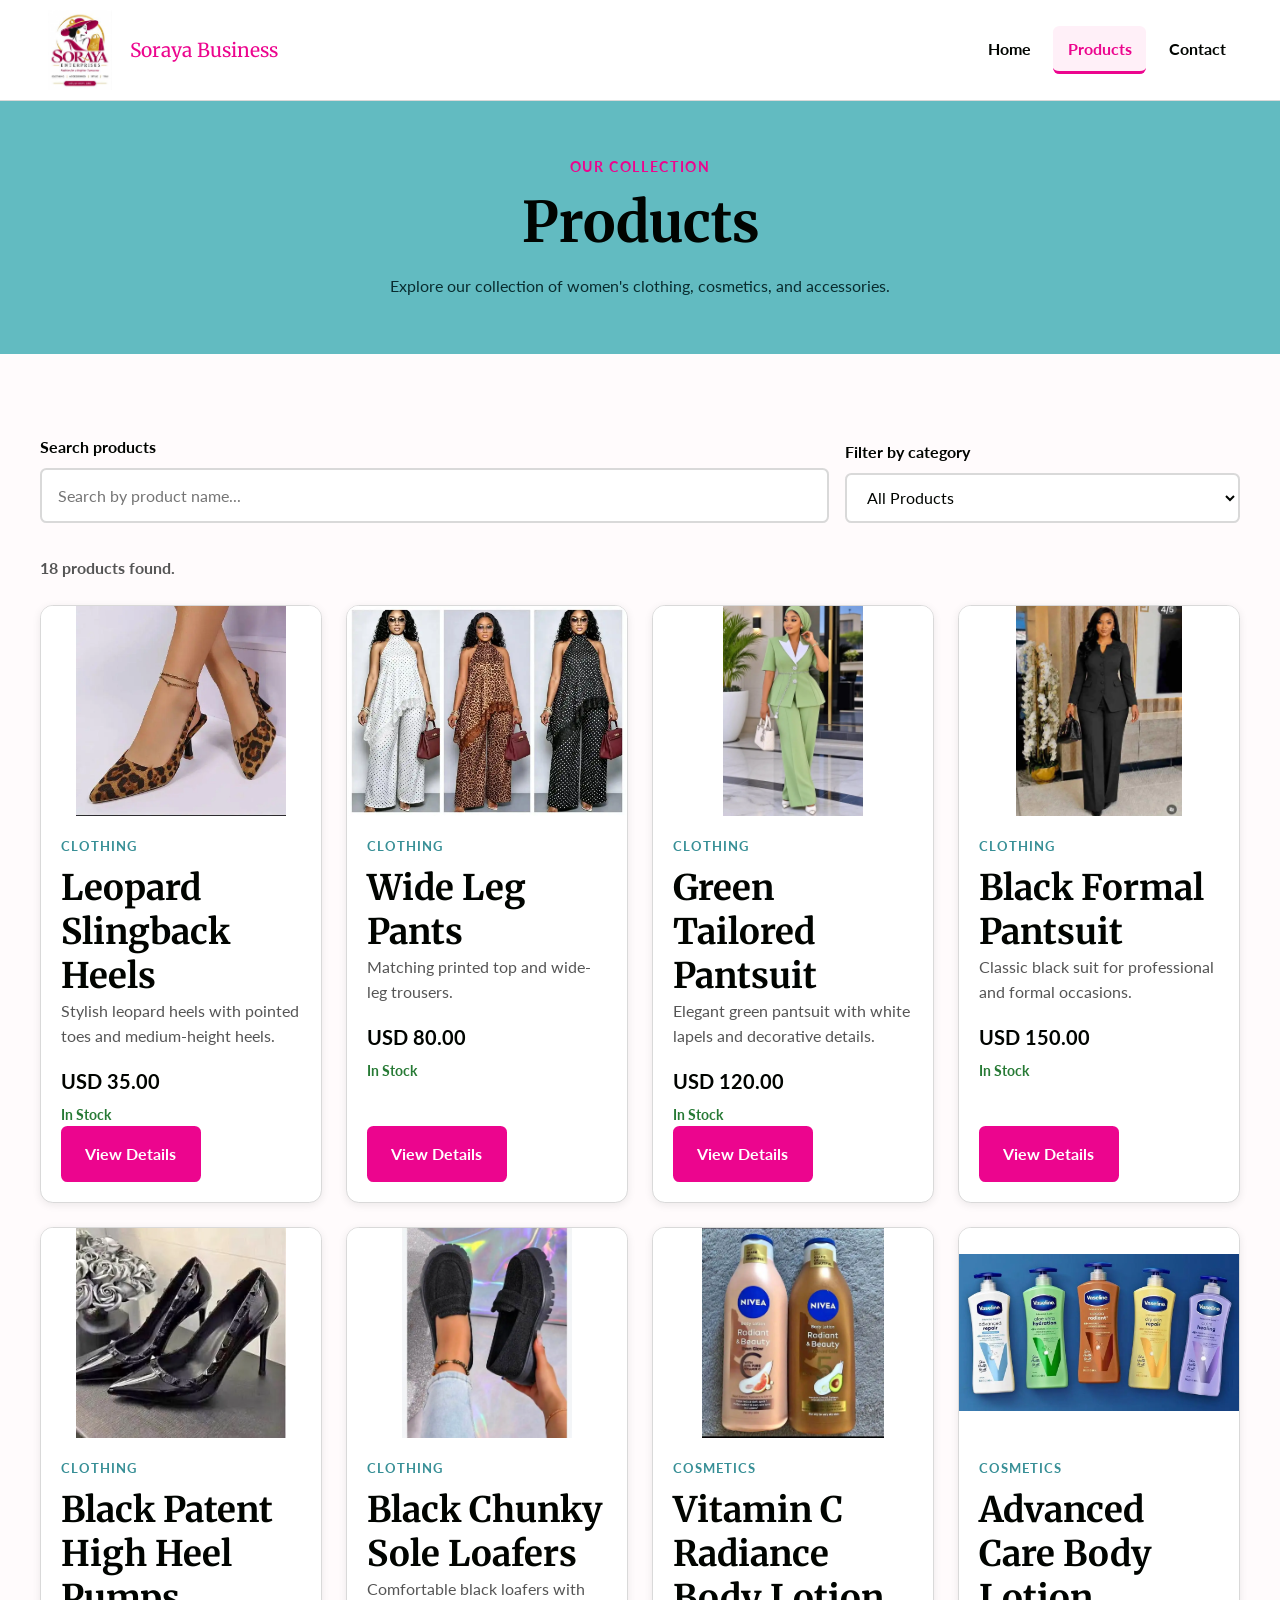
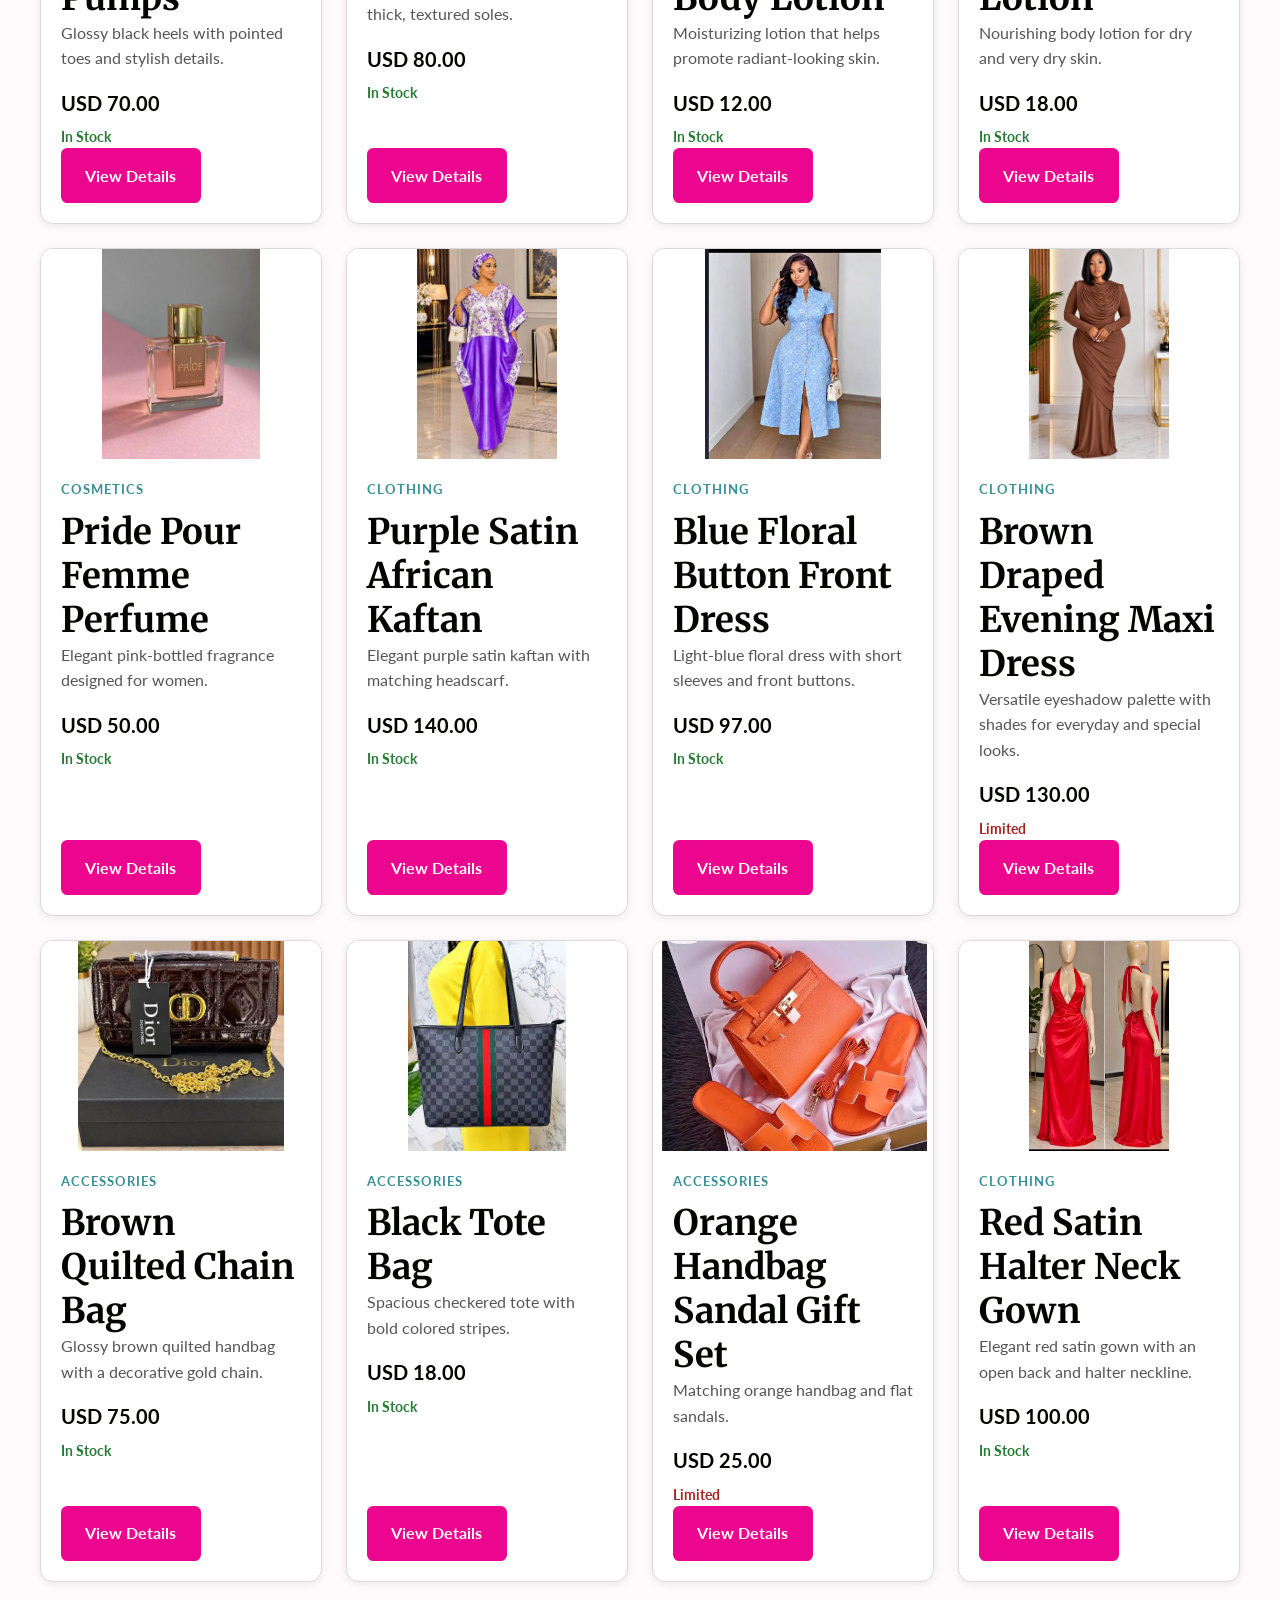
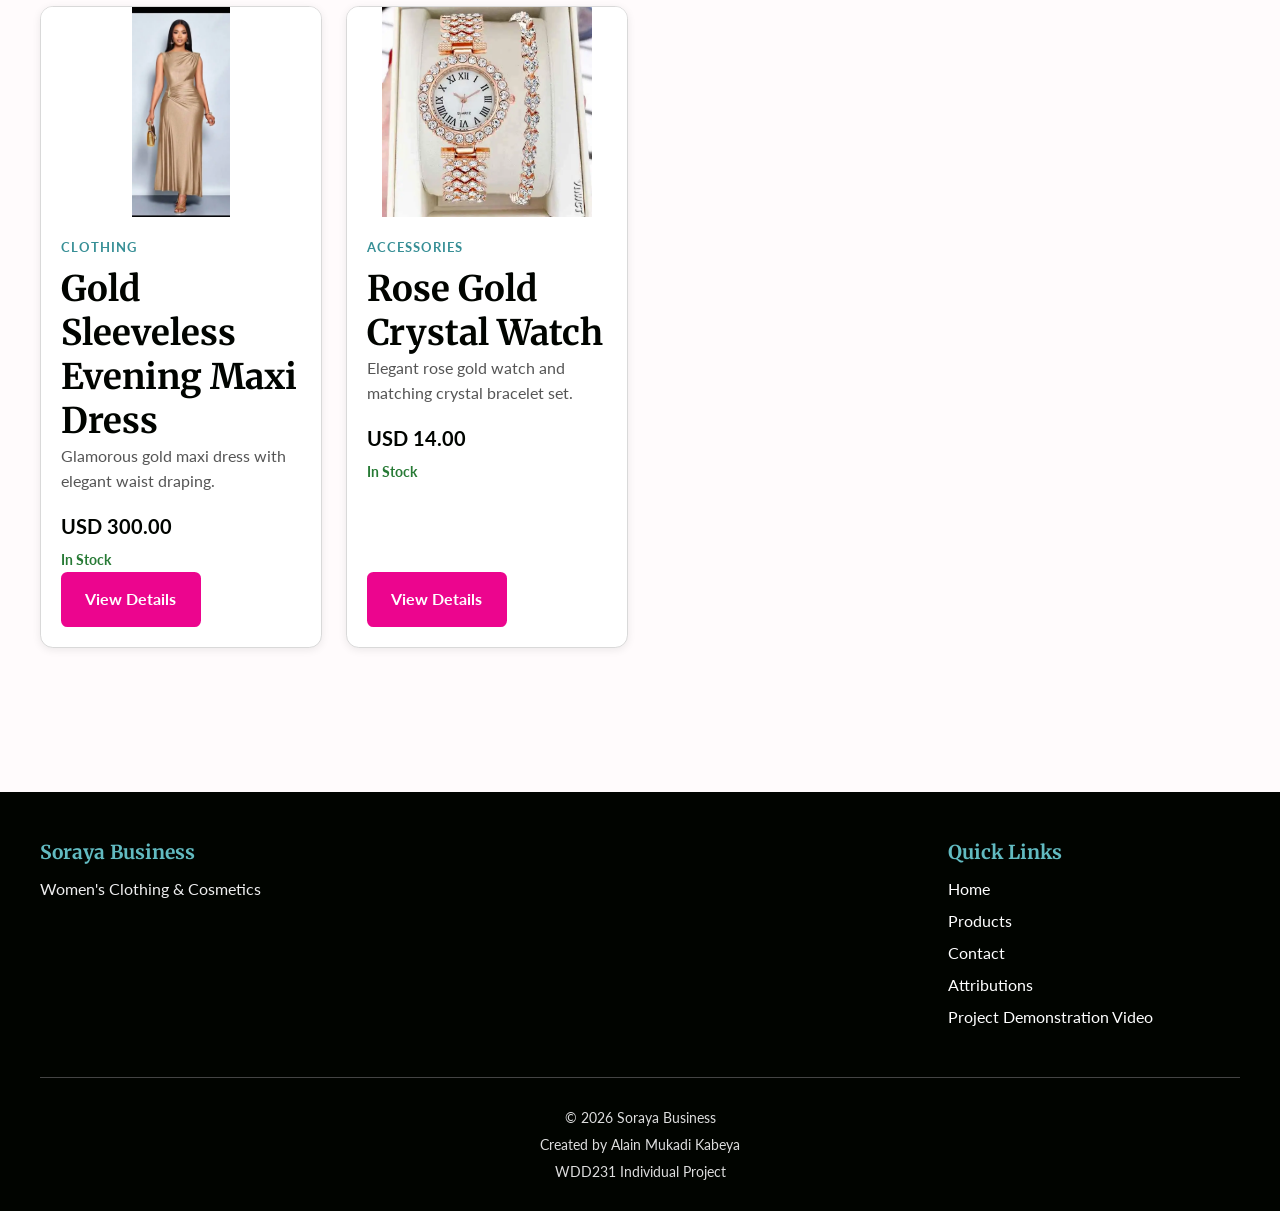
<file: final-project/products.html>
<!DOCTYPE html>
<html lang="en">
<head>
    <meta charset="UTF-8">
    <meta name="viewport" content="width=device-width, initial-scale=1.0">

    <title>Soraya Business | Products</title>

    <meta name="description" content="Browse the Soraya Business collection of women's clothing, cosmetics, and accessories. Discover product details, prices, and availability.">
    <meta name="author" content="Alain Mukadi Kabeya">
    <meta property="og:title" content="Soraya Business | Products">
    <meta property="og:description" content="Browse women's clothing, cosmetics, and accessories from Soraya Business.">
    <meta property="og:image" 
        content="https://drmukadik-debug.github.io/wdd231/final-project/images/soraya-social.svg">
    <meta property="og:url" 
        content="https://drmukadik-debug.github.io/wdd231/final-project/">
    <meta property="og:type" content="website">
    <link rel="icon" href="images/soraya-logo.svg" type="image/svg+xml">

    <link rel="preconnect" href="https://fonts.googleapis.com">
    <link rel="preconnect" href="https://fonts.gstatic.com" crossorigin>

    <link href="https://fonts.googleapis.com/css2?family=Lato:wght@400;700&family=Merriweather:wght@700&display=swap"
        rel="stylesheet">

    <link rel="stylesheet" href="styles/style.css">
    <link rel="stylesheet" href="styles/large.css">
    <script type="module" src="scripts/main.js"></script>
    <script type="module" src="scripts/products.js"></script>
</head>
<body>
    <header class="site-header">
        <div class="header-container">
            <a href="index.html"  class="logo-link" aria-label="Soraya Business home">
                <img src="images/soraya-logo.svg" alt="Soraya Business logo" width="120" height="120">
                <span>Soraya Business</span>
            </a>

            <button
                class="menu-button"
                id="menu-button"
                type="button"
                aria-label="Open navigation menu"
                aria-expanded="false"
                aria-controls="primary-navigation">
                <span aria-hidden="true">☰</span>
            </button>

            <nav id="primary-navigation" class="primary-navigation" aria-label="Primary Navigation">
                <ul>
                    <li><a href="index.html">Home</a></li>
                    <li><a href="products.html" class="active" aria-current="page">Products</a></li>
                    <li><a href="contact.html">Contact</a></li>
                </ul>
            </nav>
        </div>
    </header>

    <main>
        <section class="page-header">
            <p>OUR COLLECTION</p>

            <h1>Products</h1>
            <p>
                Explore our collection of women's clothing,
                cosmetics, and accessories.
            </p>
        </section>
        <section class="product-section">
            <div class="product-controls">
                <div class="search-box">
                    <label for="product-search">Search products</label>
                    <input type="search" id="product-search" placeholder="Search by product name...">
                </div>
                <div class="filter-box">
                    <label for="category-filter">Filter by category</label>
                    <select id="category-filter">
                        <option value="all">All Products</option>
                        <option value="Clothing">Clothing</option>
                        <option value="Cosmetics">Cosmetics</option>
                        <option value="Accessories">Accessories</option>
                    </select>
                </div>
            </div>
            <div id="product-count" class="product-count" aria-live="polite"></div>
            <div id="product-grid" class="product-grid" aria-busy="true">
                <p class="loading">Loading products...</p>
            </div>

        </section>

        <!-- Accessible modal -->

        <dialog id="product-modal" class="product-modal">
            <div class="modal-content">
                <button
                    id="modal-close"
                    class="modal-close"
                    type="button"
                    aria-label="Close product details">
                    &times;
                </button>
                 
                <div id="modal-body"></div>
            </div>
        </dialog>
    </main>

    <footer class="site-footer">
        <div class="footer-container">
            <div>
                <h2>Soraya Business</h2>
                <p>Women's Clothing & Cosmetics</p>
            </div>
            <div>
                <h2>Quick Links</h2>
                <ul>
                    <li><a href="index.html">Home</a></li>
                    <li><a href="products.html">Products</a></li>
                    <li><a href="contact.html">Contact</a></li>
                    <li><a href="attributions.html">Attributions</a></li>
                    <a href="https://youtu.be/aqxdQVjauug"
                       target="_blank"
                       rel="noopener noreferrer">
                       Project Demonstration Video
                    </a>
                </ul>
            </div>
        </div>
        <div class="footer-bottom">
            <p>
                &copy; <span id="current-year"></span>
                Soraya Business
            </p>
            <p>
                Created by Alain Mukadi Kabeya
            </p>
            <p>
                WDD231 Individual Project
            </p>
        </div>
    </footer>
</body>
</html>
</file>
<file: styles/small.css>
* {
    box-sizing: border-box;
}

body {
    font-family: "Lato", sans-serif;
    margin: 0;
    line-height: 1.6;
    color: #222;
    background-color: #f4f4f4;
}

img {
    max-width: 100%;
    height: auto;
}

main {
    padding: 1rem;
    max-width: 1200px;
    margin: 0 auto;
}

header {
    background-color: #333;
    color: #fff;
    padding: 1rem;
}

.profile {
    display: flex;
    align-items: center;
    gap: 1rem;
}

.profile img {
    border-radius: 50%;
    width: 60px;
    height: 60px;
}

.profile span {
    font-size: 1.2rem;
    font-weight: 700;
}

#menu {
    display: block;
    margin-left: auto;
    margin-top: -50px;
    padding: 0.4rem 0.7rem;
    background-color: #555;
    color: #fff;
    border: 1px solid #999;
    border-radius: 4px;
    font-size: 1.5rem;
    cursor: pointer;
}

#menu:hover,
#menu:focus-visible {
    background-color: #666;
}

nav {
    display: none;
    flex-direction: column;
    background-color: #444;
    padding: 0.5rem;
    margin-top: 1rem;
}

nav.open {
    display: flex;
}

nav a {
    color: #fff;
    text-decoration: none;
    padding: 0.8rem;
    text-align: center;
    font-weight: 700;
    border-radius: 4px;
}

nav a:hover,
nav a:focus-visible,
nav a:active {
    background-color: #666;
}

h1 {
    color: #333;
    border-bottom: 3px solid #333;
    padding-bottom: 0.5rem;
    margin-bottom: 1rem;
}

.content-grid {
    display: grid;
    grid-template-columns: 1fr;
    gap: 1rem;
}

section {
    background-color: #fff;
    border: 2px solid #ddd;
    border-radius: 6px;
    overflow: hidden;
}

section h2 {
    background-color: #333;
    margin: 0;
    padding: 0.8rem;
    color: #fff;
    text-align: center;
    font-size: 1.2rem;
}

.about p {
    padding: 0 1rem;
}

.photo img {
    width: 100%;
    display: block;
    max-width: 400px;
    margin: 1rem auto;
}

.certificate {
    grid-column: 1 / -1;
}

.course-buttons {
    display: flex;
    flex-wrap: wrap;
    justify-content: center;
    gap: 0.5rem;
    padding: 1rem;
}

.course-buttons button {
    border: none;
    border-radius: 5px;
    padding: 0.7rem 1rem;
    background-color: #333;
    color: #fff;
    cursor: pointer;
    font-family: inherit;
    font-weight: 700;
}

.course-buttons button:hover,
.course-buttons button:focus-visible {
    background-color: #555;
}

.credits {
    text-align: center;
    font-weight: 700;
}

.course-grid {
    display: grid;
    grid-template-columns: 1fr;
    gap: 0.8rem;
    padding: 1rem;
}

.course-card {
    background-color: #fff;
    border: 2px solid #ddd;
    border-radius: 6px;
    text-align: center;
    padding: 1rem;
}

.course-card.completed {
    border-color: #4CAF50;
    background-color: #e8f5e9;
}

.course-card h3 {
    margin-top: 0;
}

footer {
    background-color: #333;
    color: #fff;
    text-align: center;
    padding: 1.5rem 1rem;
    margin-top: 2rem;
}

.footer-links {
    display: flex;
    flex-wrap: wrap;
    justify-content: center;
    gap: 1rem;
    margin-bottom: 1rem;
}

.footer-links a {
    color: #fff;
    text-decoration: none;
    font-weight: 700;
}

#lastModified {
    font-size: 0.9rem;
    margin-top: 0.5rem;
}

/* Course Modal*/

dialog {
    border: 1px solid rgb(0 0 0 / 10%);
    border-radius: 0.5rem;
    padding: 1.5rem;
    background-color: #fff;
    box-shadow: 0 0 3rem #777;
    width: 90%;
    max-width: 600px;
}

dialog::backdrop {
    background-color: rgb(0 0 0 / 50%);
}

dialog button {
    position: absolute;
    top: 1rem;
    right: 1rem;
    padding: 0.5rem 1rem;
    border: 1px solid rgb(0 0 0 / 10%);
    border-radius: 0.25rem;
    background-color: #fff;
    cursor: pointer;
}

dialog button:hover {
    background-color: #eee;
}
</file>
<file: styles/large.css>
@media screen and (min-width: 768px) {

    header {
        display: flex;
        justify-content: space-between;
        align-items: center;
        padding: 1rem 5%;
    }

    #menu {
        display: none;
    }

    nav {
        display: flex;
        flex-direction: row;
        padding: 0;
        margin-top: 0;
        background-color: transparent;
    }

    nav a {
        padding: 0.8rem 1.2rem;
    }

    .content-grid {
        grid-template-columns: repeat(2, 1fr);
    }

    .certificate {
        grid-column: 1 / -1;
    }

    .course-grid {
        grid-template-columns: repeat(3, 1fr);
    }
}



@media screen and (min-width: 1000px) {
    main {
        padding: 2rem 5%;
    }

    .content-grid {
        grid-template-columns: 2fr 1fr;
    }

    .course-grid {
        grid-template-columns: repeat(4, 1fr);
    }
}
</file>
<file: chamber/styles/small.css>
:root {
    --primary: #0B3D5C;
    --secondary: #D9A941;
    --background: #F2F5F7;
    --surface: #FFFFFF;
    --text: #222222;
}

* {
    box-sizing: border-box;
}

body {
    font-family: "Segoe UI", Tahoma, Geneva, Verdana, sans-serif;
    font-size: 16px;
    line-height: 1.5;
    background-color: var(--background);
    color: var(--text);
    margin: 0;
}


.site-header {
    background-color: var(--surface);
    border-bottom: 4px solid var(--secondary);
}

.header-content {
    width: 100%;
    max-width: 1200px;
    margin: 0 auto;
    padding: 1rem;
    display: flex;
    justify-content: space-between;
    align-items: center;
}

.brand {
    display: flex;
    align-items: center;
    gap: 1rem;
}

.logo {
    width: 180px;
    height: auto;
}

#menu-button {
    font-size: 1.5rem;
    background: var(--surface);
    border: 2px solid var(--primary);
    padding: 0.5rem;
    cursor: pointer;
    color: var(--primary);
}

#primary-nav {
    display: none;
}

#primary-nav.open {
    display: block;
}

#primary-nav ul {
    display: flex;
    flex-direction: column;
    list-style: none;
    padding: 0;
    margin: 0;
}

#primary-nav a {
    display: block;
    padding: 0.8rem;
    text-decoration: none;
    color: var(--primary);
}

#primary-nav a:hover,
#primary-nav a.active {
    background-color: var(--primary);
    color: var(--surface);
}


#main-content {
    width: 100%;
    max-width: 1200px;
    margin: 0 auto;
    padding: 1rem;
}

.page-heading {
    text-align: center;
    margin-bottom: 1.5rem;
    padding: 2rem 1rem;
}

.page-heading h1 {
    color: var(--primary);
    font-size: 2rem;
    margin-bottom: 0.5rem;
}

.page-heading p {
    font-size: 1rem;
}

.view-controls {
    display: flex;
    justify-content: center;
    gap: 0.75rem;
    margin-bottom: 1.5rem;
}

.view-controls button {
    background-color: var(--primary);
    color: var(--surface);
    border: none;
    padding: 0.7rem 1.2rem;
    border-radius: 5px;
    cursor: pointer;
}

.view-controls button:hover {
    background-color: var(--secondary);
    color: var(--text);
}

.members-grid {
    width: 100%;
    display: grid;
    grid-template-columns: 1fr;
    gap: 1.5rem;
    justify-items: center;
}

.member-card {
    width: 100%;
    max-width: 400px;
    background-color: var(--surface);
    border: 1px solid #ddd;
    border-radius: 10px;
    overflow: hidden;
    box-shadow: 0 2px 8px rgba(0, 0, 0, 0.15);
}

.member-image {
    width: 100%;
    height: 180px;
    object-fit: contain;
    padding: 1rem;
    box-sizing: border-box;
}

.member-content {
    padding: 1rem;
}

.member-content h2 {
    color: var(--primary);
    margin-top: 0;
    margin-bottom: 0.75rem;
}

.member-content p {
    margin-bottom: 0.5rem;
}

.member-content a {
    color: var(--primary);
}

.members-list {
    display: flex;
    flex-direction: column;
    gap: 0.75rem;
}

.members-list .member-card {
    display: flex;
    align-items: center;
    max-width: none;
    box-shadow: none;
    border-radius: 5px;
}

.members-list .member-image {
    display: none;
}

.site-footer {
    background-color: var(--primary);
    color: var(--surface);
    padding: 2rem 1rem;
    margin-top: 2rem;
}

.footer-inner {
    width: 100%;
    max-width: 1200px;
    margin: 0 auto;
}

.site-footer section {
    margin-bottom: 1.5rem;
}

.site-footer h2 {
    margin-bottom: 0.75rem;
}

.social-links {
    display: flex;
    gap: 1rem;
}

.social-links a {
    color: var(--surface);
    text-decoration: none;
    font-weight: bold;
}

/*........HOME PAGE..............*/

.hero {
    position: relative;
    margin-bottom: 2rem;
}

.hero-image {
    width: 100%;
    height: auto;
    display: block;
}

.hero-content {
    padding: 1rem 0;
}

.hero-content h1 {
    color: var(--primary);
    margin-bottom: 1rem;
}

.hero-content p {
    margin-bottom: 1rem;
}

.hero-button {
    display: inline-block;
    background-color: var(--primary);
    color: var(--surface);
    padding: 0.8rem 1.2rem;
    border-radius: 5px;
    text-decoration: none;
    font-weight: bold;
}

.hero-button:hover {
    background-color: var(--secondary);
    color: var(--text);
}

.home-section {
    margin-bottom: 2rem;

}

.home-section h2 {
    color: var(--primary);
    margin-bottom: 1rem;
}

.event-card {
    background-color: var(--surface);
    border: 1px solid #ddd;
    border-radius: 10px;
    padding: 1rem;
    margin-bottom: 1rem;
}

.event-card h3 {
    color: var(--primary);
    margin-top: 0;
}

.weather-section {
    background-color: var(--surface);
    padding: 1.5rem;
    border-radius: 10px;
    border: 1px solid #ddd;
}

.weather-section h3 {
    color: var(--primary);
    margin-top: 1.5rem;
}

#current-weather p {
    margin: 0.5rem 0;
}

#forecast {
    display: grid;
    grid-template-columns: 1fr;
    gap: 1rem;
}

.forecast-card h4 {
    color: var(--primary);
    margin-top: 0;
    margin-bottom: 0.5rem;
}

.forecast-card p {
    margin: 0.5rem 0;
}

.spotlights {
    display: grid;
    grid-template-columns: 1fr;
    gap: 1rem;
}

.spotlight-card {
    background-color: var(--surface);
    border: 1px solid #ddd;
    border-radius: 10px;
    padding: 1rem;
    margin-bottom: 0;
}

.spotlight-card img {
    width: 100%;
    max-width: 180px;
    height: 100px;
    object-fit: contain;
    display: block;
    margin: 0 auto 1rem;
}

.spotlight-card h3 {
    color: var(--primary);
    margin-top: 0;
}

.spotlight-card p {
    margin: 0.5rem 0;
}

.spotlight-card a {
    color: var(--primary);
    font-weight: bold;
}

.spotlight-card a:hover {
    color: var(--secondary);
}

/* Join Page Styles */

.join-container {
    padding: 1rem;
    max-width: 1200px;
    margin: 0 auto;
}

.join-form,
.membership-levels {
    background-color: var(--surface);
    border: 1px solid #ddd;
    border-radius: 10px;
    padding: 1.5rem;
    margin-bottom: 2rem;
}

.join-form h2,
.membership-levels h2 {
    color: var(--primary);
    margin-top: 0;
    margin-bottom: 1rem;
}

.join-form form {
    display: flex;
    flex-direction: column;
    gap: 1rem;
}

.join-form label {
    display: flex;
    flex-direction: column;
    gap: 0.5rem;
    font-weight: 600;
}

.join-form input,
.join-form select,
.join-form textarea {
    width: 100%;
    padding: 0.8rem;
    border: 1px solid #ccc;
    border-radius: 5px;
    font: inherit;
}

.join-form input:focus,
.join-form select:focus,
.join-form textarea:focus {
    outline: 3px solid var(--secondary);
}

.submit-button {
    background-color: var(--primary);
    color: var(--surface);
    padding: 1rem;
    border: none;
    border-radius: 5px;
    font-size: 1rem;
    cursor: pointer;
    font-weight: bold;
}

.submit-button:hover {
    background-color: var(--secondary);
    color: var(--text);
}

.membership-levels {
    display: flex;
    flex-direction: column;
    gap: 1rem;
}

.membership-card {
    text-align: center;
    border: 2px solid var(--primary);
    border-radius: 8px;
    padding: 1rem;
}

.membership-card h3 {
    color: var(--primary);
    margin-top: 0;
    margin-bottom: 0.5rem;
}

.membership-card p {
    margin: 0.5rem 0;
}

.modal-link {
    color: var(--primary);
    text-decoration: underline;
    cursor: pointer;
    border: none;
    background: none;
    font-weight: bold;
}

/* Animation for membership cards */
.np-card,
.bronze-card,
.silver-card,
.gold-card {
    animation: membershipEntrance 1s ease-out both;
}

.bronze-card {
    animation-delay: 0.2s;
}
.silver-card {
    animation-delay: 0.4s;
}

.gold-card {
    animation-delay: 0.6s;
}

@keyframes membershipEntrance {
    0% {
        opacity: 0;
        transform: translateY(30px);
    }
    100% {
        opacity: 1;
        transform: translateY(0);
    }
}

/* Dialog Styles */

dialog {
    border: none;
    border-radius: 10px;
    padding: 2rem;
    max-width: 500px;
    width: 90%;
    box-shadow: 0 5px 20px rgba(0, 0, 0, 0.3);
}

dialog::backdrop {
    background: rgba(0, 0, 0, 0.6);
}

dialog h2 {
    color: var(--primary);
    margin-top: 0;
    margin-bottom: 1rem;
}

dialog li {
    margin-bottom: 0.5rem;
}

.close-modal {
    float: right;
    border: none;
    background: transparent;
    cursor: pointer;
    font-size: 1.2rem;
}

/* Thank You Page Styles */

.thank-you {
    max-width: 800px;
    margin: 2rem auto;
    padding: 2rem 1rem;
    text-align: center;
}

.thank-you h2 {
    color: var(--primary);
}

.application-summary {
    text-align: left;
    margin: 2rem 0;
    padding: 1.5rem;
    background-color: var(--surface);
    border-left: 5px solid var(--secondary);
    border-radius: 8px;
    box-shadow: 0 2px 8px rgba(0, 0, 0, 0.1);
}

.application-summary h3 {
    color: var(--primary);
    margin-top: 0;
    margin-bottom: 1rem;
}

.application-summary p {
    padding: 0.5rem 0;
    border-bottom: 1px solid #ddd;
}

.thank-you .submit-button {
    display: inline-block;
    text-decoration: none;
    margin-top: 1.5rem;
}

.footer-links {
    display: flex;
    gap: 1rem;
}

.footer-links a {
    color: var(--surface);
    text-decoration: none;
    font-weight: bold;
}

.footer-links a:hover {
    color: var(--secondary);
}

/* Discover Page Styles */

.visit-message-section {
    width: 100%;
    max-width: 1200px;
    margin: 0 auto 2rem auto;
    padding: 1rem;
    background-color: var(--surface);
    border-left: 5px solid var(--secondary);
    border-radius: 8px;
}

.visit-message-section h2 {
    color: var(--primary);
    margin-top: 0;
    margin-bottom: 0.5rem;
}

.visit-message-section p {
    margin-bottom: 0;
}

/* Discover Grid */

.discover-grid {
    width: 100%;
    max-width: 1200px;
    margin: 0 auto;
    padding: 1rem;

    display: grid;

    grid-template-columns: 1fr;

    grid-template-areas:
        "item1"
        "item2"
        "item3"
        "item4"
        "item5"
        "item6"
        "item7"
        "item8";

    gap: 1.5rem;
}

/* Discover Cards */

.discover-card {
    background-color: var(--surface);
    border: 1px solid #ddd;
    border-radius: 10px;
    padding: 1rem;
    overflow: hidden;

    box-shadow: 0 2px 6px rgba(0, 0, 0, 0.08);
}

.discover-card h2 {
    color: var(--primary);
    margin-top: 0;
    margin-bottom: 1rem;
    font-size: 1.25rem;
}

/* Images */

.discover-card figure {
    margin: 0 0 1rem;
    overflow: hidden;
    border-radius: 6px;
}

.discover-card img {
    width: 100%;
    height: 200px;
    object-fit: cover;
    display: block;
}

/* Address */

.discover-card address {
    font-style: normal;
    font-weight: bold;
    margin-bottom: 0.75rem;
}

/* Description */

.discover-card p {
    margin-bottom: 1rem;
}

/* Learn More Button */

.learn-more {
    background-color: var(--primary);
    color: var(--surface);
    border: none;
    border-radius: 5px;
    padding: 0.7rem 1rem;
    font-weight: bold;
    cursor: pointer;
}

.learn-more:hover {
    background-color: var(--secondary);
    color: var(--text);
}


.item-1 {
    grid-area: item1;
}

.item-2 {
    grid-area: item2;
}

.item-3 {
    grid-area: item3;
}

.item-4 {
    grid-area: item4;
}

.item-5 {
    grid-area: item5;
}

.item-6 {
    grid-area: item6;
}

.item-7 {
    grid-area: item7;
}

.item-8 {
    grid-area: item8;
}

@media screen and (min-width: 320px) and (max-width: 640px) {

    .discover-grid {
        grid-template-columns: 1fr;

        grid-template-areas:
            "item1"
            "item2"
            "item3"
            "item4"
            "item5"
            "item6"
            "item7"
            "item8";
    }

}
</file>
<file: chamber/styles/large.css>
@media screen and (min-width: 700px) {

    #menu-button {
        display: none;
    }

    #primary-nav {
        display: block;
    }

    #primary-nav ul {
        flex-direction: row;
        gap: 1rem;
    }


    .members-grid {
        grid-template-columns: repeat(2, minmax(0, 1fr));
    }

    .member-card {
        max-width: none;
    }

    .hero-content {
        position: absolute;
        left: 2rem;
        bottom: 2rem;
        max-width: 500px;
        background-color: rgba(255, 255, 255, 0.95);
        padding: 1.5rem;
        border-radius: 8px;
    }

    #forecast {
        grid-template-columns: repeat(3, 1fr);
    }

    .spotlights {
        grid-template-columns: repeat(2, 1fr);
    }

    .footer-inner {
        display: grid;
        grid-template-columns: repeat(3, 1fr);
        gap: 2rem;
    }

    .site-footer section {
        margin-bottom: 0;
    }
}


@media screen and (min-width: 1000px) {


    .members-grid {
        grid-template-columns: repeat(3, minmax(0, 1fr));
    }

    .spotlights {
        grid-template-columns: repeat(3, 1fr);
    }

    .events-section {
        width: 100%;
    }

    #forecast {
        grid-template-columns: repeat(3, 1fr);
    }

    .footer-inner {
        grid-template-columns: repeat(3, 1fr);
    }
}

/*responsive css for join page*/

@media screen and (min-width: 700px) {
    .join-container {
        display: grid;
        grid-template-columns: 1.2fr 0.8fr;
        gap: 2rem;
        align-items: start;
    }

    .join-form,
    .membership-levels {
        margin-bottom: 0;
    }

    .membership-levels {
        position: sticky;
        top: 2rem;
    }
}


/*responsive css for discover page*/

@media screen and (min-width: 641px) and (max-width: 1024px) {

    .discover-grid {
        grid-template-columns: repeat(2, 1fr);

        grid-template-areas:
            "item1 item2"
            "item3 item4"
            "item5 item6"
            "item7 item8";
    }

}

@media screen and (min-width: 1025px) {

    .discover-grid {
        grid-template-columns: repeat(4, 1fr);

        grid-template-areas:
            "item1 item1 item2 item3"
            "item4 item5 item5 item6"
            "item7 item8 item8 item8";
    }

}


@media screen and (min-width: 641px) {

    .discover-card img {
        transition: transform 0.3s ease;
    }

    .discover-card img:hover {
        transform: scale(1.05);
    }

}
</file>
<file: final-project/styles/style.css>
:root {
    --primary-color: #ec058e;
    --primary-dark: #b8046d;
    --accent-color: #62bbc1;
    --accent-dark: #378f96;
    --background-color: #fffbfc;
    --surface-color: #ffffff;
    --text-color: #010400;
    --muted-text: #555555;
    --border-color: #d9d9d9;
    --heading-font: "Merriweather", Georgia, serif;
    --body-font: "Lato", Arial, sans-serif;
    --max-width: 1200px;
    --shadow-small: 0 2px 8px rgba(1, 4, 0, 0.08);
    --shadow-medium: 0 5px 18px rgba(1, 4, 0, 0.12);
    --radius-small: 0.4rem;
    --radius-medium: 0.8rem;
    --radius-large: 1.2rem;
    --transition: 0.25s ease;
}

* {
    box-sizing: border-box;
    margin: 0;
    padding: 0;
}

html {
    scroll-behavior: smooth;
}

body {
    min-width: 320px;
    background: var(--background-color);
    color: var(--text-color);
    font-family: var(--body-font);
    line-height: 1.6;
}

img {
    display: block;
    max-width: 100%;
    height: auto;
}

a {
    color: inherit;
}

button,
input,
select,
textarea {
    font: inherit;
}

h1,
h2,
h3 {
    font-family: var(--heading-font);
    line-height: 1.25;
}

h1 {
    font-size: clamp(2rem, 7vw, 3.5rem);
}

h2 {
    font-size: clamp(1.5rem, 4vw, 2.2rem);
}

h3 {
    font-size: 1.25rem;
}

p {
    max-width: 70ch;
}

.site-header {
    position: relative;
    z-index: 100;
    background: var(--surface-color);
    border-bottom: 1px solid var(--border-color);
}

.header-container {
    width: min(100% - 2rem, var(--max-width));
    min-height: 80px;
    margin-inline: auto;
    display: flex;
    align-items: center;
    justify-content: space-between;
    gap: 1rem;
}

.logo-link {
    display: flex;
    align-items: center;
    gap: 0.6rem;
    color: var(--primary-color);
    text-decoration: none;
    font-family: var(--heading-font);
    font-size: 1.05rem;
}

.logo-link img {
    width: 80px;
    height: 80px;
    object-fit: contain;
}

.menu-button {
    width: 44px;
    height: 44px;
    border: 2px solid var(--primary-color);
    border-radius: var(--radius-small);
    background: transparent;
    color: var(--primary-color);
    font-size: 1.5rem;
    cursor: pointer;
    transition: background-color var(--transition), color var(--transition);
}

.menu-button:hover,
.menu-button:focus-visible {
    background: var(--primary-color);
    color: var(--surface-color);
}

.primary-navigation {
    display: none;
}

.primary-navigation.open {
    display: block;
    position: absolute;
    top: 100%;
    left: 0;
    right: 0;
    background: var(--surface-color);
    border-bottom: 2px solid var(--primary-color);
    box-shadow: var(--shadow-medium);
}

.primary-navigation ul {
    list-style: none;
}

.primary-navigation a {
    display: block;
    padding: 1rem 1.5rem;
    border-left: 4px solid transparent;
    color: var(--text-color);
    text-decoration: none;
    font-weight: 700;
}

.primary-navigation a:hover,
.primary-navigation a:focus-visible,
.primary-navigation a.active {
    border-left-color: var(--primary-color);
    background: #fff0f8;
    color: var(--primary-color);
}

main {
    overflow-x: clip;
}

.hero,
.categories,
.featured-products,
.about-preview,
.product-section,
.contact-section {
    width: min(100% - 2rem, var(--max-width));
    margin-inline: auto;
}

section {
    padding-block: 3.5rem;
}

.section-heading {
    margin-bottom: 2rem;
    text-align: center;
}

.section-heading > p,
.section-label,
.hero-label,
.page-header > p:first-child {
    margin-bottom: 0.5rem;
    color: var(--primary-color);
    font-size: 0.85rem;
    font-weight: 700;
    letter-spacing: 0.12em;
    text-transform: uppercase;
}

.button {
    display: inline-block;
    margin-top: 1.25rem;
    padding: 0.8rem 1.4rem;
    border: 2px solid var(--primary-color);
    border-radius: var(--radius-small);
    background: var(--primary-color);
    color: var(--surface-color);
    text-decoration: none;
    font-weight: 700;
    cursor: pointer;
    transition: background-color var(--transition), transform var(--transition);
}

.button:hover,
.button:focus-visible {
    background: var(--primary-dark);
    border-color: var(--primary-dark);
    transform: translateY(-2px);
}

.secondary-button {
    background: transparent;
    color: var(--primary-color);
}

.secondary-button:hover,
.secondary-button:focus-visible {
    background: var(--primary-color);
    color: var(--surface-color);
}

.hero {
    display: grid;
    gap: 2rem;
    align-items: center;
    padding-block: 2rem 4rem;
}

.hero-content {
    padding-block: 1rem;
}

.hero-content h1 {
    margin-bottom: 1rem;
}

.hero-content > p:not(.hero-label) {
    color: var(--muted-text);
    font-size: 1.05rem;
}

.hero-image {
    overflow: hidden;
    border-radius: var(--radius-large);
    box-shadow: var(--shadow-medium);
}

.hero-image img {
    width: 100%;
    aspect-ratio: 4 / 3;
    object-fit: cover;
}

.category-grid,
.product-grid {
    display: grid;
    grid-template-columns: 1fr;
    gap: 1.5rem;
}

.category-card,
.product-card {
    overflow: hidden;
    border: 1px solid var(--border-color);
    border-radius: var(--radius-medium);
    background: var(--surface-color);
    box-shadow: var(--shadow-small);
    transition: transform var(--transition), box-shadow var(--transition);
}

.category-card {
    padding: 1.5rem;
    border-top: 5px solid var(--accent-color);
}

.category-card:hover,
.product-card:hover {
    transform: translateY(-4px);
    box-shadow: var(--shadow-medium);
}

.category-card h3,
.product-card h3 {
    margin-bottom: 0.5rem;
    color: var(--primary-color);
}

.category-card p,
.product-card p {
    color: var(--muted-text);
}

.category-card a {
    display: inline-block;
    margin-top: 1rem;
    color: var(--accent-dark);
    font-weight: 700;
}

.product-card {
    display: flex;
    flex-direction: column;
}

.product-card-image {
    width: 100%;
    aspect-ratio: 4 / 3;
    object-fit: contain;
    background: var(--surface-color);
}

.product-card-content {
    display: flex;
    flex: 1;
    flex-direction: column;
    padding: 1.25rem;
}

.product-category {
    margin-bottom: 0.6rem;
    color: var(--accent-dark);
    font-size: 0.8rem;
    font-weight: 700;
    letter-spacing: 0.08em;
    text-transform: uppercase;
}

.product-price {
    margin-top: 1rem;
    color: var(--text-color) !important;
    font-size: 1.25rem;
    font-weight: 700;
}

.product-availability {
    margin-top: 0.4rem;
    font-size: 0.9rem;
    font-weight: 700;
}

.in-stock {
    color: #277a35 !important;
}

.out-of-stock {
    color: #a32323 !important;
}

.product-card .button {
    align-self: flex-start;
    margin-top: auto;
}

.section-action {
    text-align: center;
}

.about-preview {
    display: grid;
    gap: 1rem;
    padding: 2rem;
    border-radius: var(--radius-large);
    background: var(--accent-color);
}

.about-preview h2 {
    margin-bottom: 1rem;
}

.about-preview p {
    color: #092c2f;
}

.page-header {
    padding: 3.5rem 1rem;
    background: var(--accent-color);
    text-align: center;
}

.page-header p {
    margin-inline: auto;
}

.page-header h1 {
    margin-bottom: 1rem;
}

.page-header > p:last-child {
    color: #092c2f;
}

.product-controls {
    display: grid;
    gap: 1rem;
    margin-bottom: 2rem;
}

.search-box,
.filter-box,
.form-group {
    display: flex;
    flex-direction: column;
    gap: 0.5rem;
}

.search-box label,
.filter-box label,
.form-group label {
    font-weight: 700;
}

.search-box input,
.filter-box select,
.form-group input,
.form-group select,
.form-group textarea {
    width: 100%;
    padding: 0.8rem 1rem;
    border: 2px solid var(--border-color);
    border-radius: var(--radius-small);
    background: var(--surface-color);
    color: var(--text-color);
}

.search-box input:focus,
.filter-box select:focus,
.form-group input:focus,
.form-group select:focus,
.form-group textarea:focus {
    outline: 3px solid rgba(98, 187, 193, 0.35);
    border-color: var(--accent-dark);
}

.product-count {
    margin-bottom: 1.5rem;
    color: var(--muted-text);
    font-weight: 700;
}

.loading,
.error-message {
    grid-column: 1 / -1;
    padding: 2rem;
    border-radius: var(--radius-medium);
    text-align: center;
}

.error-message {
    border: 1px solid #e0a0a0;
    background: #fff0f0;
    color: #8b1e1e;
}

.product-modal {
    width: min(90%, 600px);
    max-height: 90vh;
    margin: auto;
    padding: 0;
    overflow-y: auto;
    border: none;
    border-radius: var(--radius-medium);
    background: var(--surface-color);
    box-shadow: 0 10px 40px rgba(1, 4, 0, 0.3);
}

.product-modal::backdrop {
    background: rgba(1, 4, 0, 0.65);
}

.modal-content {
    position: relative;
    padding: 2rem;
}

.modal-close {
    position: absolute;
    top: 0.75rem;
    right: 0.75rem;
    width: 40px;
    height: 40px;
    border: 2px solid var(--primary-color);
    border-radius: 50%;
    background: var(--surface-color);
    color: var(--primary-color);
    font-size: 1.5rem;
    cursor: pointer;
}

.modal-close:hover,
.modal-close:focus-visible {
    background: var(--primary-color);
    color: var(--surface-color);
}

.modal-product-image {
    width: 100%;
    max-height: 350px;
    margin-bottom: 1.5rem;
    border-radius: var(--radius-small);
    object-fit: contain;
}

.modal-content h2 {
    margin-bottom: 0.75rem;
    color: var(--primary-color);
}

.modal-details {
    display: grid;
    gap: 0.5rem;
}

.contact-section {
    display: grid;
    gap: 2.5rem;
}

.contact-information h2 {
    margin-bottom: 1rem;
}

.contact-information > p {
    color: var(--muted-text);
}

.contact-details {
    display: grid;
    gap: 1rem;
    margin-top: 2rem;
}

.contact-details div {
    padding: 1rem;
    border-left: 4px solid var(--accent-color);
    background: var(--surface-color);
    box-shadow: var(--shadow-small);
}

.contact-details h3 {
    margin-bottom: 0.25rem;
    color: var(--primary-color);
}

.contact-form-container {
    padding: 1.5rem;
    border: 1px solid var(--border-color);
    border-radius: var(--radius-medium);
    background: var(--surface-color);
    box-shadow: var(--shadow-small);
}

#contact-form {
    display: grid;
    gap: 1.25rem;
}

.form-group textarea {
    resize: vertical;
}

.site-footer {
    margin-top: 4rem;
    background: var(--text-color);
    color: var(--surface-color);
}

.footer-container {
    display: grid;
    gap: 2rem;
    width: min(100% - 2rem, var(--max-width));
    margin-inline: auto;
    padding-block: 3rem;
}

.footer-container h2 {
    margin-bottom: 0.75rem;
    color: var(--accent-color);
    font-size: 1.2rem;
}

.footer-container p {
    color: #eeeeee;
}

.footer-container ul {
    list-style: none;
}

.footer-container li {
    margin-bottom: 0.4rem;
}

.footer-container a {
    color: #ffffff;
    text-decoration: none;
}

.footer-container a:hover,
.footer-container a:focus-visible {
    color: var(--accent-color);
    text-decoration: underline;
}

.footer-bottom {
    width: min(100% - 2rem, var(--max-width));
    margin-inline: auto;
    padding-block: 1.5rem;
    border-top: 1px solid #444444;
    text-align: center;
}

.footer-bottom p {
    margin: 0.25rem auto;
    color: #dddddd;
    font-size: 0.9rem;
}

:focus-visible {
    outline: 3px solid var(--accent-color);
    outline-offset: 3px;
}

@media (prefers-reduced-motion: reduce) {
    html {
        scroll-behavior: auto;
    }

    *,
    *::before,
    *::after {
        transition: none !important;
        animation: none !important;
    }
}
</file>
<file: final-project/styles/large.css>
@media (min-width: 600px) {
    .header-container {
        min-height: 90px;
    }

    .menu-button {
        display: none;
    }

    .primary-navigation {
        display: block;
    }

    .primary-navigation ul {
        display: flex;
        align-items: center;
        gap: 0.5rem;
    }

    .primary-navigation a {
        padding: 0.6rem 0.9rem;
        border: none;
        border-bottom: 3px solid transparent;
        border-radius: var(--radius-small);
    }

    .primary-navigation a:hover,
    .primary-navigation a:focus-visible,
    .primary-navigation a.active {
        border-bottom-color: var(--primary-color);
    }

    .primary-navigation a:hover,
    .primary-navigation a:focus-visible {
        background: #fff0f8;
    }

    .hero {
        grid-template-columns: 1fr 1fr;
        min-height: 500px;
    }

    .category-grid {
        grid-template-columns: repeat(3, 1fr);
    }

    .product-grid {
        grid-template-columns: repeat(2, 1fr);
    }

    .product-controls {
        grid-template-columns: 2fr 1fr;
        align-items: end;
    }

    .contact-section {
        grid-template-columns: 1fr 1.2fr;
        align-items: start;
    }

    .footer-container {
        grid-template-columns: 2fr 1fr;
    }
}

@media (min-width: 900px) {
    .header-container {
        min-height: 96px;
    }

    .logo-link {
        font-size: 1.2rem;
    }

    .logo-link img {
        width: 80px;
        height: 80px;
    }

    section {
        padding-block: 5rem;
    }

    .hero {
        gap: 4rem;
        min-height: 600px;
    }

    .hero-content {
        padding-right: 1rem;
    }

    .hero-content > p:not(.hero-label) {
        font-size: 1.15rem;
    }

    .product-grid {
        grid-template-columns: repeat(3, 1fr);
    }

    .about-preview {
        padding: 4rem;
    }

    .footer-container {
        grid-template-columns: 3fr 1fr;
    }
}

@media (min-width: 1200px) {
    .header-container {
        min-height: 100px;
    }

    .hero {
        padding-block: 5rem;
    }

    .product-grid {
        grid-template-columns: repeat(4, 1fr);
    }
}

@media (max-width: 599px) {
    .logo-link img {
        width: 65px;
        height: 65px;
    }

    .logo-link {
        font-size: 0.95rem;
    }
}
</file>
<file: site-plan/site-plan.css>
@import url("https://fonts.googleapis.com/css2?family=Lato:wght@400;700&family=Merriweather:wght@700&display=swap");

:root {
    --primary-color: #EC058E;
    --accent-color: #62BBC1;
    --background-color: #FFFBFC;
    --text-color: #010400;
    --border-color: #30332E;
    --shadow: 0 4px 14px rgba(51, 51, 51, 0.10);
}

* {
    box-sizing: border-box;
}

html {
    scroll-behavior: smooth;
}

body {
    margin: 0;
    font-family: "Lato", sans-serif;
    line-height: 1.6;
    color: var(--text-color);
    background: var(--background-color);
}

header {
    background: var(--primary-color);
    color: var(--background-color);
    padding: 2rem 1rem;
    text-align: center;
}

header h1,
header h2,
h2,
h3 {
    font-family: "Merriweather", serif;
}

header h1,
header h2 {
    margin: 0.25rem 0;
}

header h1 {
    font-size: 3rem;
}

header h2 {
    font-size: 1.4rem;
    font-weight: 700;
}

main {
    width: min(1100px, 92%);
    margin: 2rem auto;
}

section {
    margin-bottom: 2rem;
    padding: 1.5rem;
    border: 1px solid var(--border-color);
    border-radius: 12px;
    background: var(--background-color);
    box-shadow: var(--shadow);
}

h2 {
    margin-top: 0;
    font-size: 1.8rem;
    color: var(--primary-color);
    border-bottom: 3px solid var(--accent-color);
    padding-bottom: 0.5rem;
}

h3 {
    font-size: 1.25rem;
    color: var(--primary-color);
}

p,
li {
    font-size: 1rem;
}

ul {
    padding-left: 1.25rem;
}

.color-grid,
.typography-grid,
.wireframe-grid {
    display: grid;
    gap: 1rem;}

.site-footer {
margin-top: 3rem;
}

.footer-bottom {
background-color: var(--primary-color);
color: var(--background-color);
text-align: center;
padding: 1.5rem 1rem;
border-top: 5px solid var(--background-color);
}

.footer-bottom p {
margin: 0.4rem 0;
line-height: 1.5;
font-size: 0.9rem;
}

.footer-bottom p {
color: var(--background-color);
font-family: "Merriweather", serif;
font-weight: 700;
}

#lastModified {
color: var(--accent-color);
font-size: 0.8rem;
}
</file>
<file: styles/prophets.css>
* {
    box-sizing: border-box;
}

body {
    margin: 0;
    font-family: Arial, Helvetica, sans-serif;
    background-color: #f2f5f7;
    color: #222;
}

header {
    background-color: #0b3d5c;
    color: white;
    text-align: center;
    padding: 2rem 1rem;
}

header h1 {
    margin: 0;
    font-size: 2rem;
}

main {
    max-width: 1400px;
    margin: 0 auto;
    padding: 2rem 1rem;
}

#cards {
    display: grid;
    grid-template-columns: repeat(auto-fit, minmax(280px, 1fr));
    gap: 1.5rem;
}

#cards section {
    background-color: white;
    border: 1px solid #d5d5d5;
    border-radius: 10px;
    padding: 1rem;
    text-align: center;
    box-shadow: 0 2px 6px rgba(0, 0, 0, 0.1);
}

#cards h2 {
    margin-top: 0;
    margin-bottom: 1rem;
    color: #0b3d5c;
    font-size: 1.25rem;
}

#cards img {
    width: 100%;
    max-width: 340px;
    height: auto;
    display: block;
    margin: 0 auto 1rem;
    border-radius: 6px;
}

#cards p {
    margin: 0.5rem 0;
    text-align: left;
    line-height: 1.5;
}

footer {
    background-color: #0b3d5c;
    color: white;
    text-align: center;
    padding: 1.5rem;
    margin-top: 2rem;
}
</file>
